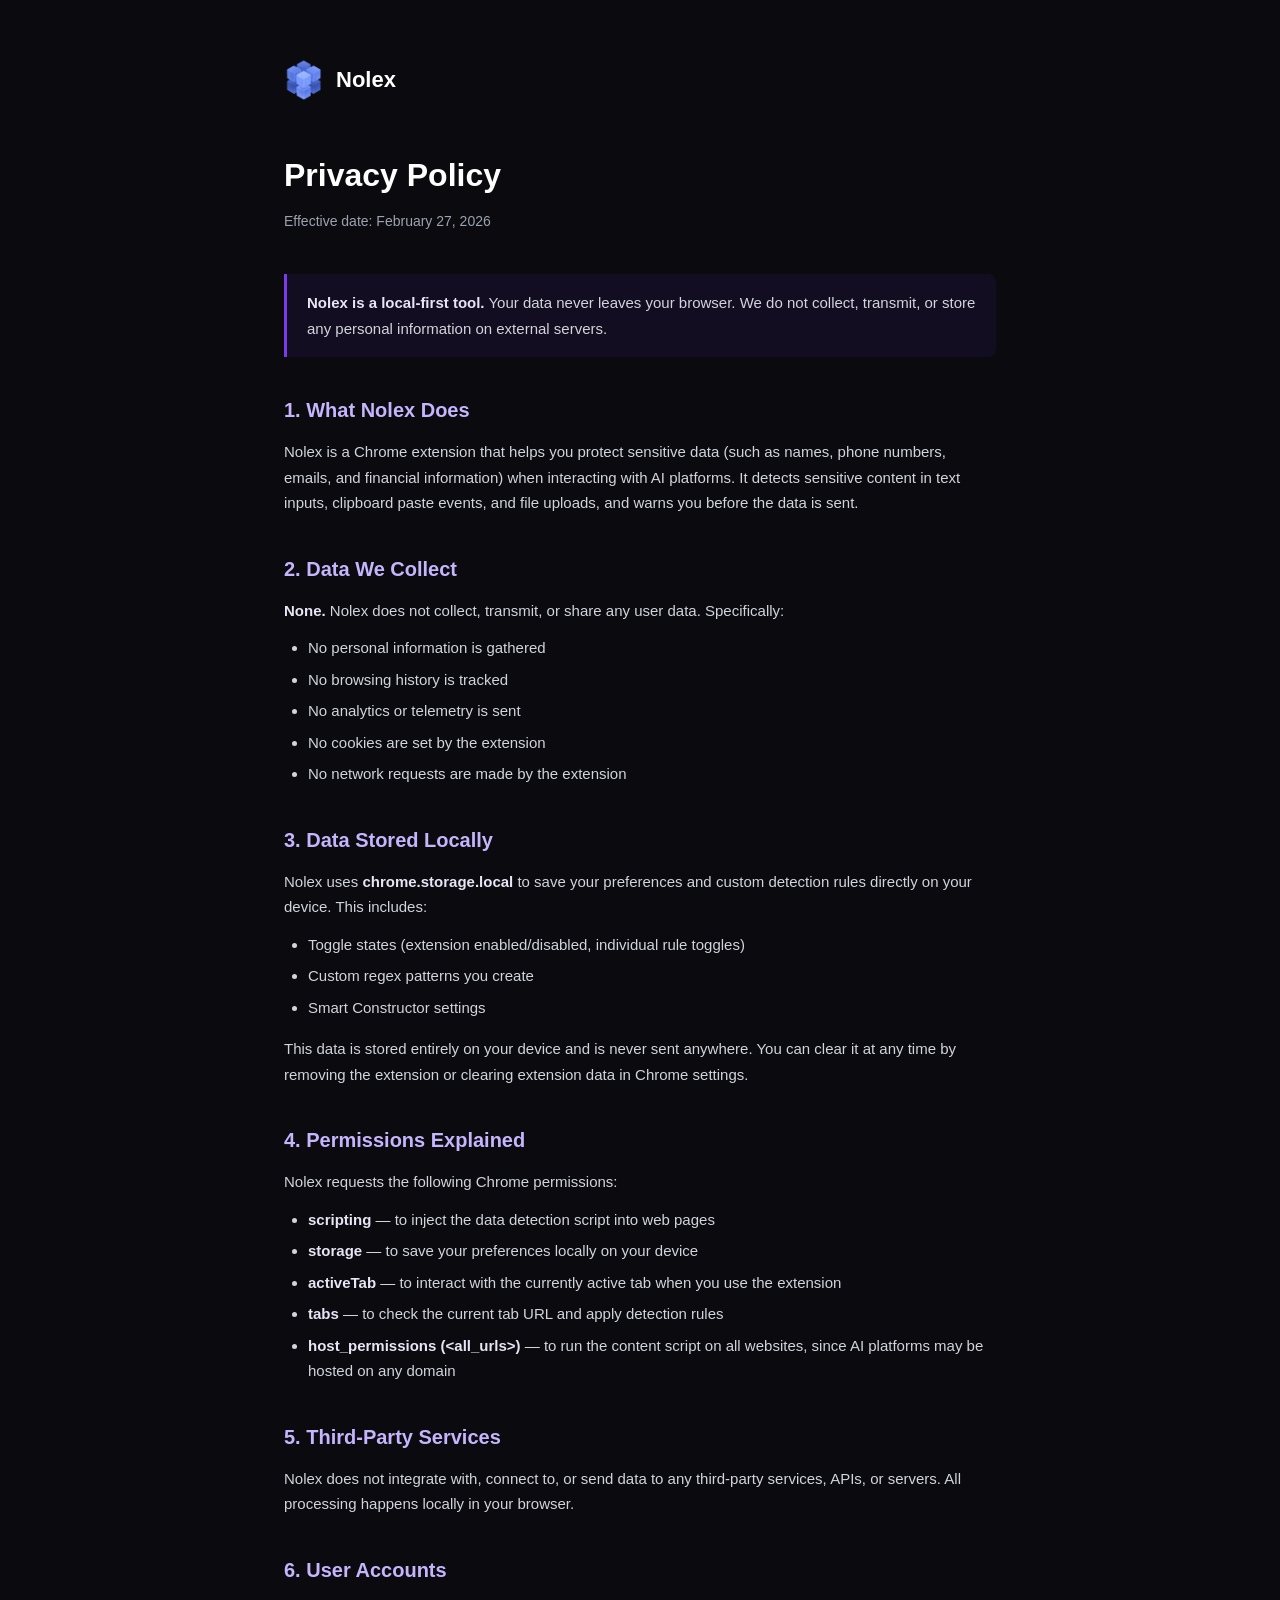
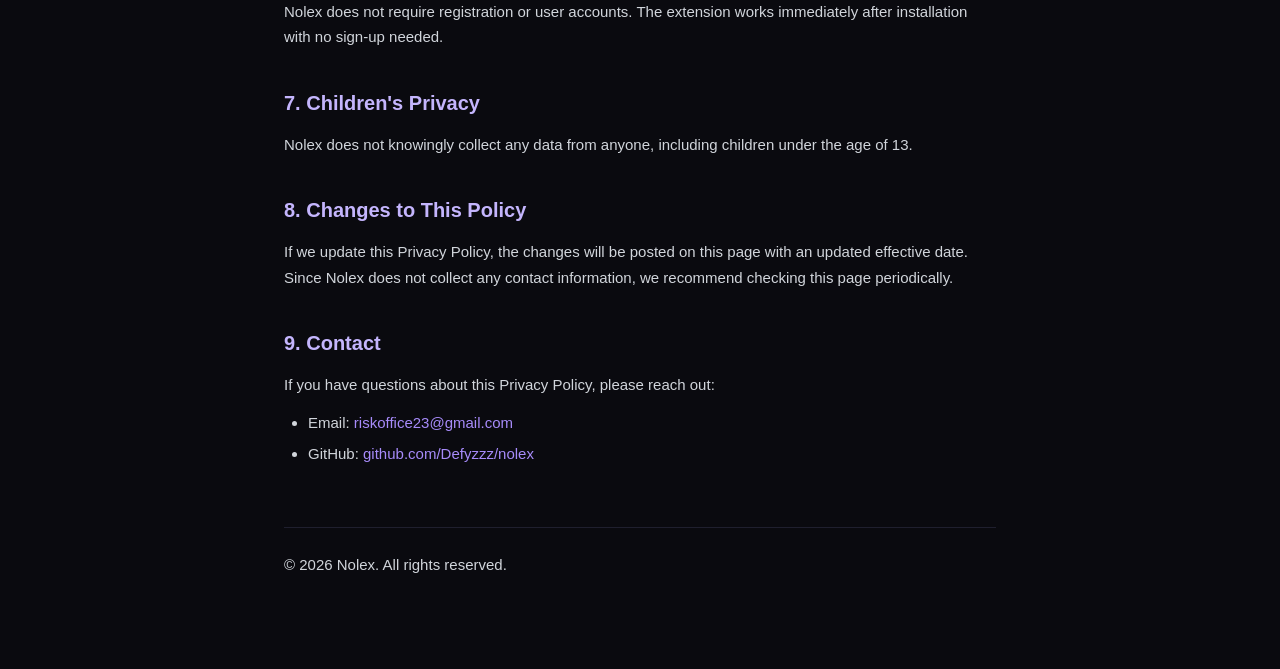
<file: docs/privacy-policy.html>
<!DOCTYPE html>
<html lang="en">
<head>
    <meta charset="UTF-8">
    <meta name="viewport" content="width=device-width, initial-scale=1.0">
    <title>Nolex — Privacy Policy</title>
    <style>
        * {
            margin: 0;
            padding: 0;
            box-sizing: border-box;
        }

        body {
            font-family: -apple-system, BlinkMacSystemFont, 'Segoe UI', Roboto, Oxygen, sans-serif;
            background: #0a0a0f;
            color: #e0e0e6;
            line-height: 1.7;
            min-height: 100vh;
        }

        .container {
            max-width: 760px;
            margin: 0 auto;
            padding: 60px 24px 80px;
        }

        .logo {
            display: flex;
            align-items: center;
            gap: 12px;
            margin-bottom: 48px;
        }

        .logo-icon {
            width: 40px;
            height: 40px;
            border-radius: 10px;
        }

        .logo-text {
            font-size: 22px;
            font-weight: 700;
            color: #fff;
        }

        h1 {
            font-size: 32px;
            font-weight: 700;
            color: #fff;
            margin-bottom: 8px;
        }

        .effective-date {
            color: #9ca3af;
            font-size: 14px;
            margin-bottom: 40px;
        }

        h2 {
            font-size: 20px;
            font-weight: 600;
            color: #c4b5fd;
            margin-top: 36px;
            margin-bottom: 12px;
        }

        p, li {
            color: #d1d5db;
            font-size: 15px;
            margin-bottom: 12px;
        }

        ul {
            padding-left: 24px;
            margin-bottom: 16px;
        }

        li {
            margin-bottom: 6px;
        }

        strong {
            color: #e9e5f5;
        }

        a {
            color: #a78bfa;
            text-decoration: none;
        }

        a:hover {
            text-decoration: underline;
        }

        .highlight-box {
            background: rgba(124, 58, 237, 0.08);
            border-left: 3px solid #7c3aed;
            padding: 16px 20px;
            border-radius: 0 8px 8px 0;
            margin: 20px 0;
        }

        .highlight-box p {
            margin-bottom: 0;
        }

        .footer {
            margin-top: 60px;
            padding-top: 24px;
            border-top: 1px solid #1f1f2e;
            color: #6b7280;
            font-size: 13px;
        }
    </style>
</head>
<body>
    <div class="container">
        <div class="logo">
            <img class="logo-icon" src="icon128.png" alt="Nolex">
            <div class="logo-text">Nolex</div>
        </div>

        <h1>Privacy Policy</h1>
        <p class="effective-date">Effective date: February 27, 2026</p>

        <div class="highlight-box">
            <p><strong>Nolex is a local-first tool.</strong> Your data never leaves your browser. We do not collect, transmit, or store any personal information on external servers.</p>
        </div>

        <h2>1. What Nolex Does</h2>
        <p>Nolex is a Chrome extension that helps you protect sensitive data (such as names, phone numbers, emails, and financial information) when interacting with AI platforms. It detects sensitive content in text inputs, clipboard paste events, and file uploads, and warns you before the data is sent.</p>

        <h2>2. Data We Collect</h2>
        <p><strong>None.</strong> Nolex does not collect, transmit, or share any user data. Specifically:</p>
        <ul>
            <li>No personal information is gathered</li>
            <li>No browsing history is tracked</li>
            <li>No analytics or telemetry is sent</li>
            <li>No cookies are set by the extension</li>
            <li>No network requests are made by the extension</li>
        </ul>

        <h2>3. Data Stored Locally</h2>
        <p>Nolex uses <strong>chrome.storage.local</strong> to save your preferences and custom detection rules directly on your device. This includes:</p>
        <ul>
            <li>Toggle states (extension enabled/disabled, individual rule toggles)</li>
            <li>Custom regex patterns you create</li>
            <li>Smart Constructor settings</li>
        </ul>
        <p>This data is stored entirely on your device and is never sent anywhere. You can clear it at any time by removing the extension or clearing extension data in Chrome settings.</p>

        <h2>4. Permissions Explained</h2>
        <p>Nolex requests the following Chrome permissions:</p>
        <ul>
            <li><strong>scripting</strong> — to inject the data detection script into web pages</li>
            <li><strong>storage</strong> — to save your preferences locally on your device</li>
            <li><strong>activeTab</strong> — to interact with the currently active tab when you use the extension</li>
            <li><strong>tabs</strong> — to check the current tab URL and apply detection rules</li>
            <li><strong>host_permissions (&lt;all_urls&gt;)</strong> — to run the content script on all websites, since AI platforms may be hosted on any domain</li>
        </ul>

        <h2>5. Third-Party Services</h2>
        <p>Nolex does not integrate with, connect to, or send data to any third-party services, APIs, or servers. All processing happens locally in your browser.</p>

        <h2>6. User Accounts</h2>
        <p>Nolex does not require registration or user accounts. The extension works immediately after installation with no sign-up needed.</p>

        <h2>7. Children's Privacy</h2>
        <p>Nolex does not knowingly collect any data from anyone, including children under the age of 13.</p>

        <h2>8. Changes to This Policy</h2>
        <p>If we update this Privacy Policy, the changes will be posted on this page with an updated effective date. Since Nolex does not collect any contact information, we recommend checking this page periodically.</p>

        <h2>9. Contact</h2>
        <p>If you have questions about this Privacy Policy, please reach out:</p>
        <ul>
            <li>Email: <a href="mailto:riskoffice23@gmail.com">riskoffice23@gmail.com</a></li>
            <li>GitHub: <a href="https://github.com/Defyzzz/nolex">github.com/Defyzzz/nolex</a></li>
        </ul>

        <div class="footer">
            <p>&copy; 2026 Nolex. All rights reserved.</p>
        </div>
    </div>
</body>
</html>
</file>
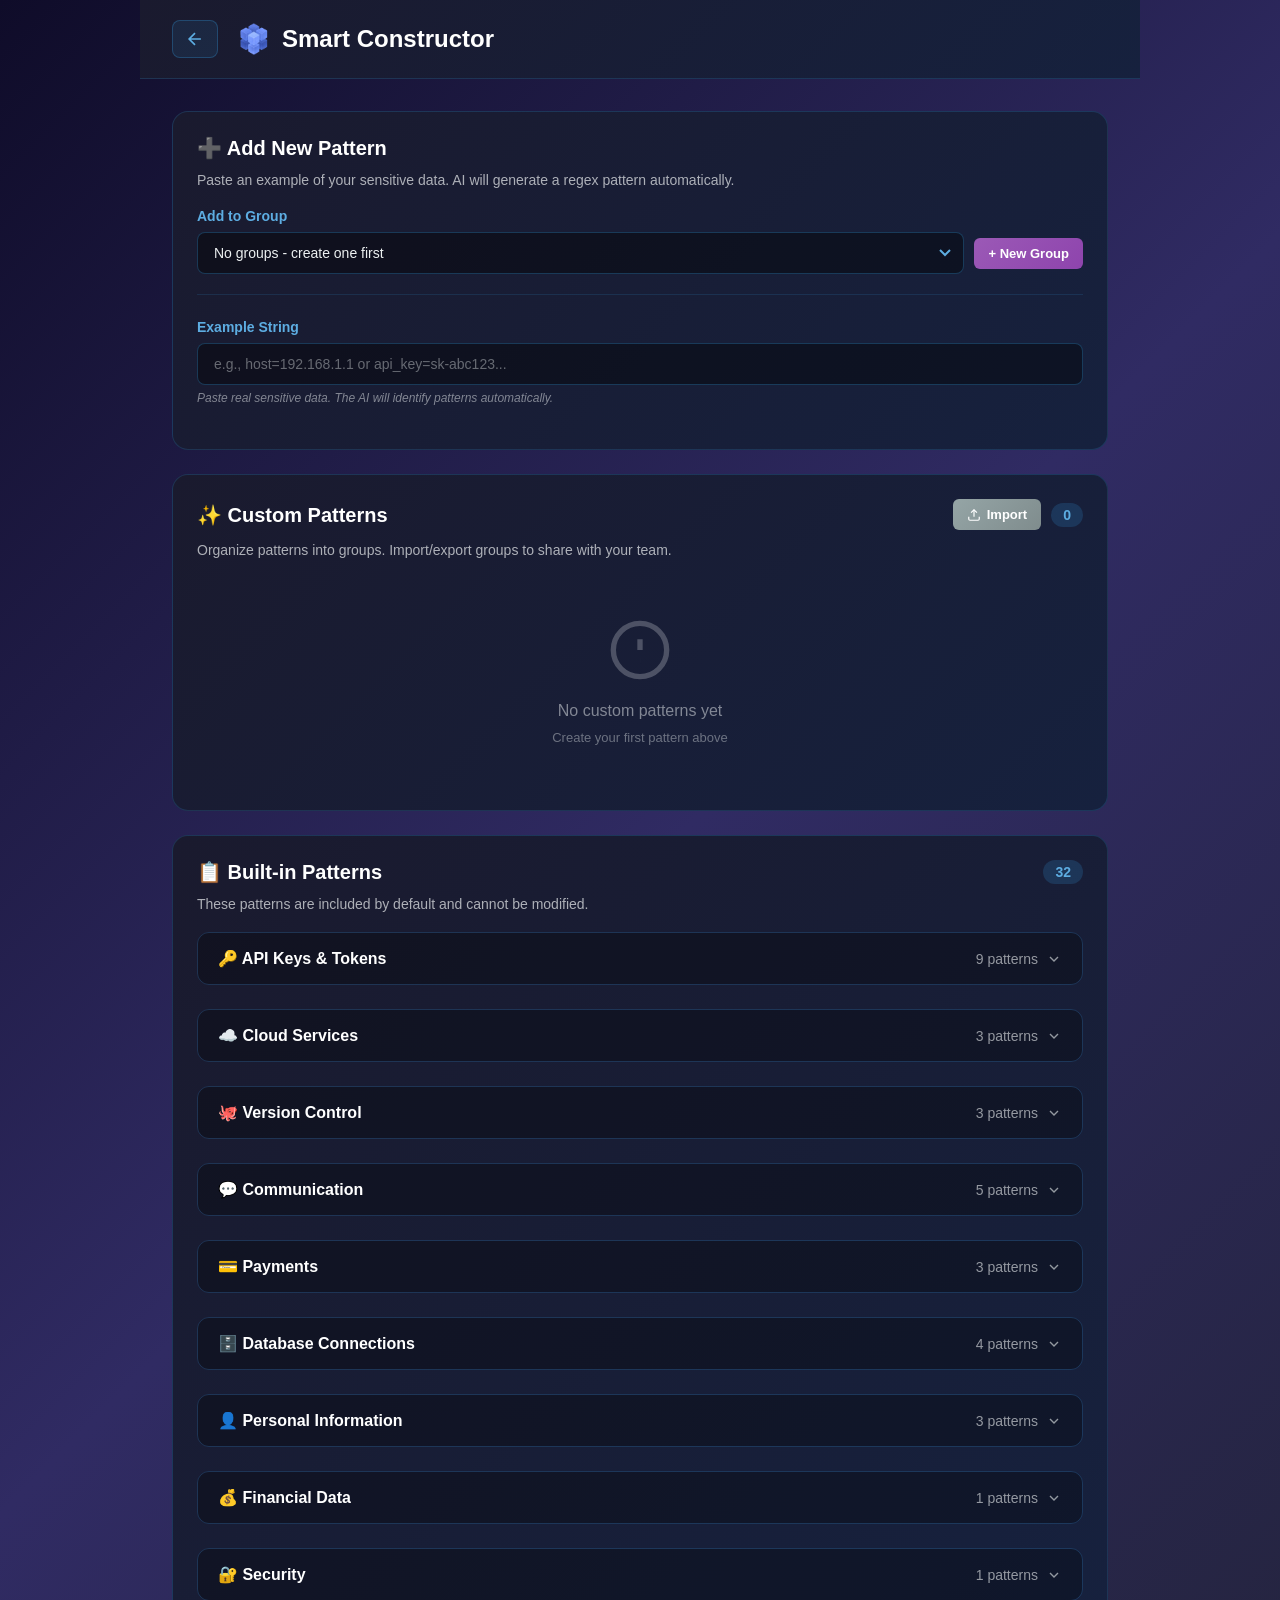
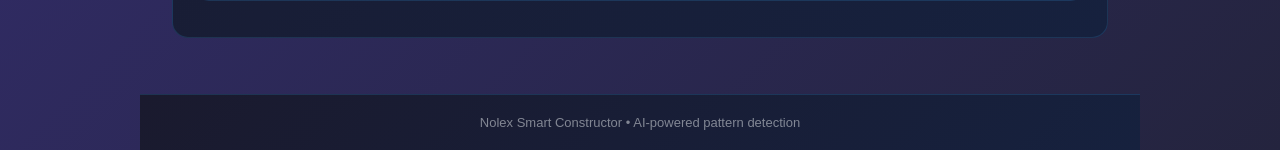
<file: extension/constructor.html>
<!DOCTYPE html>
<html lang="en">

<head>
    <meta charset="UTF-8">
    <meta name="viewport" content="width=device-width, initial-scale=1.0">
    <title>Smart Constructor - Nolex</title>
    <link rel="stylesheet" href="constructor.css">
</head>

<body>
    <div class="constructor-container">
        <!-- Header -->
        <header class="constructor-header">
            <button id="back-btn" class="back-btn" title="Back to Popup">
                <svg width="20" height="20" viewBox="0 0 24 24" fill="none" stroke="currentColor" stroke-width="2">
                    <path d="M19 12H5M12 19l-7-7 7-7" />
                </svg>
            </button>
            <div class="header-title">
                <img src="icons/icon48.png" alt="Nolex" class="header-logo">
                <h1>Smart Constructor</h1>
            </div>
        </header>

        <!-- Main Content -->
        <main class="constructor-main">
            <!-- Add Pattern Section -->
            <section class="section add-section">
                <div class="section-header">
                    <h2>➕ Add New Pattern</h2>
                </div>
                <p class="section-description">
                    Paste an example of your sensitive data. AI will generate a regex pattern automatically.
                </p>

                <div class="add-pattern-form">
                    <!-- Group Selection -->
                    <div class="form-group group-select-row">
                        <label for="group-select">Add to Group</label>
                        <div class="group-select-wrapper">
                            <select id="group-select" class="input-field select-field">
                                <option value="">No groups - create one first</option>
                            </select>
                            <button id="new-group-inline-btn" class="btn btn-small btn-accent" title="Create new group">
                                + New Group
                            </button>
                        </div>
                    </div>

                    <!-- Step 1: Input Example -->
                    <div class="form-group">
                        <label for="example-input">Example String</label>
                        <input type="text" id="example-input" class="input-field"
                            placeholder="e.g., host=192.168.1.1 or api_key=sk-abc123...">
                        <small class="input-hint">
                            Paste real sensitive data. The AI will identify patterns automatically.
                        </small>
                    </div>

                    <!-- Pattern Analysis (shows after input) -->
                    <div id="pattern-analysis" class="pattern-analysis hidden">
                        <h3>🔍 Detected Pattern Parts</h3>
                        <div id="analysis-result" class="analysis-result">
                            <!-- Populated by JS -->
                        </div>
                        <div id="analysis-warnings" class="analysis-warnings">
                            <!-- Warnings shown here -->
                        </div>
                    </div>

                    <!-- Step 2: Configuration -->
                    <div id="pattern-config" class="pattern-config hidden">
                        <h3>⚙️ Pattern Configuration</h3>

                        <div class="form-group">
                            <label for="pattern-name">Pattern Name</label>
                            <input type="text" id="pattern-name" class="input-field"
                                placeholder="e.g., Internal Database Host">
                        </div>

                        <div class="form-group">
                            <label for="replacement-text">Replacement Text</label>
                            <input type="text" id="replacement-text" class="input-field"
                                placeholder="e.g., ***DB_HOST_REDACTED***">
                        </div>

                        <div class="form-group">
                            <label>Match Mode</label>
                            <div class="radio-group">
                                <label class="radio-label">
                                    <input type="radio" name="match-mode" value="pattern" checked>
                                    <span>Pattern Match</span>
                                    <small>Match similar values (recommended)</small>
                                </label>
                                <label class="radio-label">
                                    <input type="radio" name="match-mode" value="strict">
                                    <span>Strict Match</span>
                                    <small>Match only this exact value</small>
                                </label>
                            </div>
                        </div>

                        <div class="form-group">
                            <label class="checkbox-label">
                                <input type="checkbox" id="case-sensitive">
                                <span>Case sensitive</span>
                            </label>
                        </div>

                        <div class="form-group regex-group">
                            <div class="label-with-info">
                                <label>Generated Regex Pattern</label>
                                <button id="regex-info-btn" class="regex-info-btn" type="button" title="Regex cheat sheet">
                                    <span>i</span>
                                </button>
                            </div>
                            <div id="regex-cheatsheet" class="regex-cheatsheet hidden">
                                <div class="cheatsheet-content">
                                    <div class="cheatsheet-title">Regex Cheat Sheet</div>
                                    <div class="cheatsheet-grid">
                                        <div class="cs-row"><code>.</code><span>Any character</span></div>
                                        <div class="cs-row"><code>\d</code><span>Digit (0-9)</span></div>
                                        <div class="cs-row"><code>\w</code><span>Letter, digit or _</span></div>
                                        <div class="cs-row"><code>\s</code><span>Whitespace</span></div>
                                        <div class="cs-row"><code>[abc]</code><span>a, b, or c</span></div>
                                        <div class="cs-row"><code>[^abc]</code><span>Not a, b, or c</span></div>
                                        <div class="cs-row"><code>[a-z]</code><span>Range a to z</span></div>
                                        <div class="cs-row"><code>*</code><span>0 or more</span></div>
                                        <div class="cs-row"><code>+</code><span>1 or more</span></div>
                                        <div class="cs-row"><code>?</code><span>0 or 1 (optional)</span></div>
                                        <div class="cs-row"><code>{3}</code><span>Exactly 3 times</span></div>
                                        <div class="cs-row"><code>{2,5}</code><span>2 to 5 times</span></div>
                                        <div class="cs-row"><code>^</code><span>Start of string</span></div>
                                        <div class="cs-row"><code>$</code><span>End of string</span></div>
                                        <div class="cs-row"><code>(a|b)</code><span>a or b</span></div>
                                        <div class="cs-row"><code>(...)</code><span>Capture group</span></div>
                                        <div class="cs-row"><code>\.</code><span>Literal dot</span></div>
                                        <div class="cs-row"><code>\\</code><span>Escape special char</span></div>
                                    </div>
                                    <div class="cheatsheet-example">
                                        <span class="cs-label">Example:</span>
                                        <code>\d{3}-\d{2}-\d{4}</code>
                                        <span class="cs-desc">matches 123-45-6789</span>
                                    </div>
                                </div>
                            </div>
                            <div class="regex-preview">
                                <code id="generated-regex">...</code>
                                <button id="edit-regex-btn" class="icon-btn" title="Edit regex manually">
                                    <svg width="16" height="16" viewBox="0 0 24 24" fill="none" stroke="currentColor"
                                        stroke-width="2">
                                        <path d="M11 4H4a2 2 0 0 0-2 2v14a2 2 0 0 0 2 2h14a2 2 0 0 0 2-2v-7"></path>
                                        <path d="M18.5 2.5a2.121 2.121 0 0 1 3 3L12 15l-4 1 1-4 9.5-9.5z"></path>
                                    </svg>
                                </button>
                            </div>
                            <textarea id="regex-editor" class="regex-editor hidden"
                                placeholder="Edit regex pattern..."></textarea>
                        </div>
                    </div>

                    <!-- Step 3: Test Pattern -->
                    <div id="pattern-test" class="pattern-test hidden">
                        <h3>🧪 Test Your Pattern</h3>

                        <div class="form-group">
                            <label for="test-input">Test String</label>
                            <input type="text" id="test-input" class="input-field"
                                placeholder="Enter text to test if pattern matches...">
                        </div>

                        <div id="test-result" class="test-result">
                            <!-- Test results shown here -->
                        </div>
                    </div>

                    <!-- Actions -->
                    <div id="pattern-actions" class="pattern-actions hidden">
                        <button id="clear-btn" class="btn btn-secondary">Clear</button>
                        <button id="save-pattern-btn" class="btn btn-primary">
                            Save Custom Pattern
                        </button>
                    </div>
                </div>
            </section>

            <!-- Custom Patterns Section -->
            <section class="section custom-section">
                <div class="section-header">
                    <h2>✨ Custom Patterns</h2>
                    <div class="section-header-actions">
                        <button id="import-group-btn" class="btn btn-small btn-secondary" title="Import pattern group from JSON file">
                            <svg width="14" height="14" viewBox="0 0 24 24" fill="none" stroke="currentColor" stroke-width="2">
                                <path d="M21 15v4a2 2 0 0 1-2 2H5a2 2 0 0 1-2-2v-4"></path>
                                <polyline points="17 8 12 3 7 8"></polyline>
                                <line x1="12" y1="3" x2="12" y2="15"></line>
                            </svg>
                            Import
                        </button>
                        <span class="pattern-count" id="custom-count">0</span>
                    </div>
                </div>
                <p class="section-description">
                    Organize patterns into groups. Import/export groups to share with your team.
                </p>
                <div id="custom-patterns" class="patterns-container">
                    <div class="empty-state">
                        <svg width="64" height="64" viewBox="0 0 24 24" fill="none" stroke="currentColor"
                            stroke-width="2">
                            <circle cx="12" cy="12" r="10"></circle>
                            <path d="M12 8v4M12 16h.01"></path>
                        </svg>
                        <p>No custom patterns yet</p>
                        <small>Create your first pattern above</small>
                    </div>
                </div>
                <!-- Hidden file input for import -->
                <input type="file" id="import-file-input" accept=".json" class="hidden">
            </section>

            <!-- Built-in Patterns Section -->
            <section class="section built-in-section">
                <div class="section-header">
                    <h2>📋 Built-in Patterns</h2>
                    <span class="pattern-count" id="builtin-count">27</span>
                </div>
                <p class="section-description">
                    These patterns are included by default and cannot be modified.
                </p>
                <div id="builtin-patterns" class="patterns-container">
                    <!-- Dynamically populated by constructor.js -->
                    <div class="loading">Loading patterns...</div>
                </div>
            </section>
        </main>

        <!-- Footer -->
        <footer class="constructor-footer">
            <p>Nolex Smart Constructor • AI-powered pattern detection</p>
        </footer>

        <!-- Custom Confirm Dialog -->
        <div id="confirm-dialog" class="confirm-overlay hidden">
            <div class="confirm-modal">
                <p id="confirm-message">Are you sure?</p>
                <div class="confirm-buttons">
                    <button id="confirm-cancel" class="btn btn-secondary">Cancel</button>
                    <button id="confirm-ok" class="btn btn-primary">Delete</button>
                </div>
            </div>
        </div>

        <!-- Group Create/Edit Dialog -->
        <div id="group-dialog" class="confirm-overlay hidden">
            <div class="confirm-modal group-dialog-modal">
                <h3 id="group-dialog-title">New Group</h3>
                <div class="form-group">
                    <label for="group-name-input">Group Name</label>
                    <input type="text" id="group-name-input" class="input-field"
                        placeholder="e.g., Company Security Rules">
                </div>
                <div class="form-group">
                    <label for="group-desc-input">Description (optional)</label>
                    <input type="text" id="group-desc-input" class="input-field"
                        placeholder="e.g., Corporate data protection patterns">
                </div>
                <div class="confirm-buttons">
                    <button id="group-dialog-cancel" class="btn btn-secondary">Cancel</button>
                    <button id="group-dialog-save" class="btn btn-primary">Save</button>
                </div>
            </div>
        </div>
    </div>

    <!-- Scripts -->
    <script src="detector.js"></script>
    <script src="smart_generator.js"></script>
    <script src="constructor.js"></script>
</body>

</html>
</file>
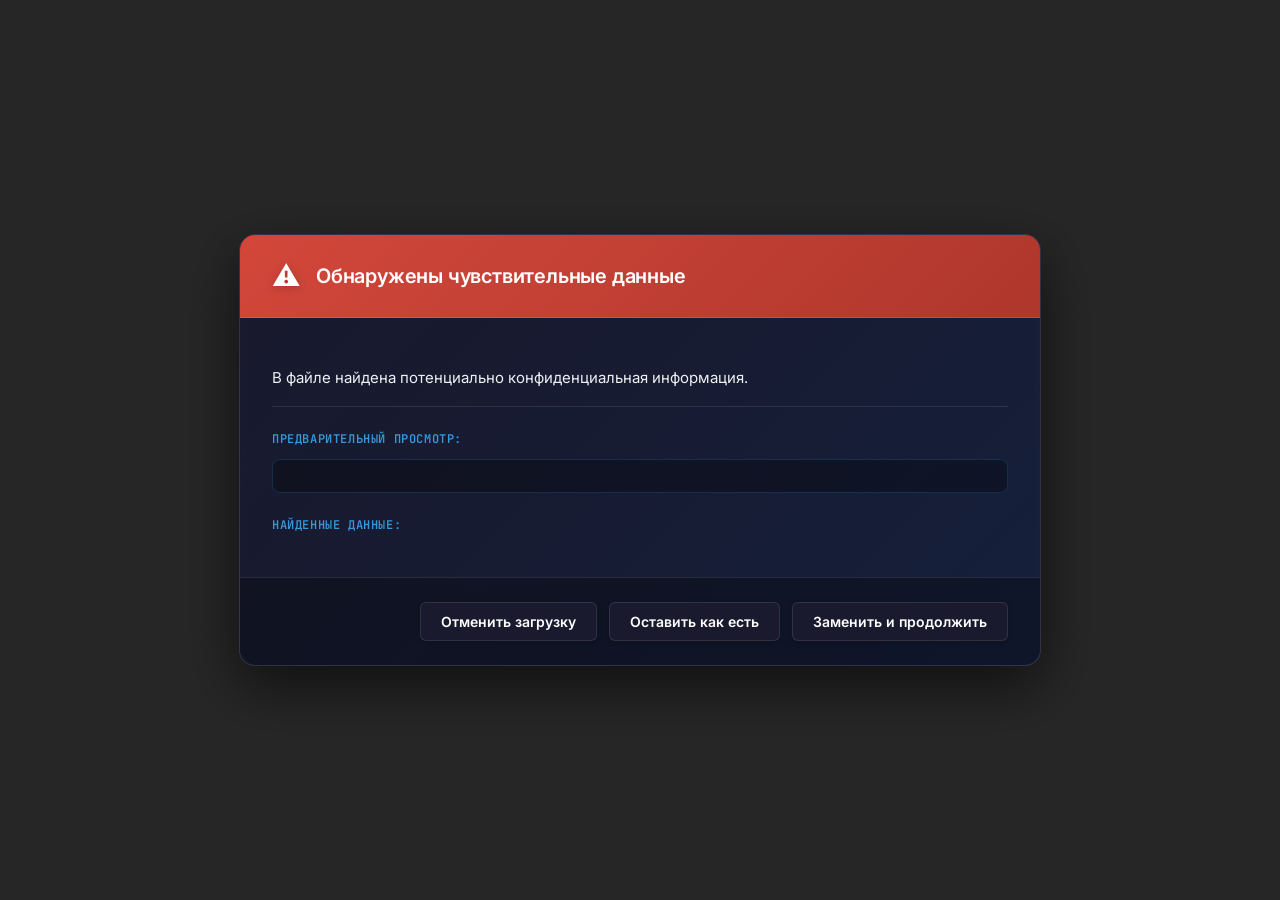
<file: extension/dialog.html>
<!DOCTYPE html>
<html lang="ru">

<head>
    <meta charset="UTF-8">
    <meta name="viewport" content="width=device-width, initial-scale=1.0">
    <title>Обнаружены чувствительные данные</title>
    <link
        href="https://fonts.googleapis.com/css2?family=Inter:wght@400;500;600;700&family=JetBrains+Mono:wght@400;500&display=swap"
        rel="stylesheet">
    <link rel="stylesheet" href="dialog.css">
</head>

<body>
    <div id="sanitizer-dialog-overlay" class="sanitizer-overlay">
        <div class="sanitizer-dialog">
            <div class="sanitizer-header">
                <div class="sanitizer-icon">⚠️</div>
                <h2>Обнаружены чувствительные данные</h2>
            </div>

            <div class="sanitizer-content">
                <p class="sanitizer-warning">
                    В файле <strong id="sanitizer-filename"></strong> найдена потенциально конфиденциальная информация.
                </p>

                <div class="sanitizer-preview">
                    <h3>Предварительный просмотр:</h3>
                    <div id="sanitizer-text-preview" class="text-preview"></div>
                </div>

                <div class="sanitizer-findings">
                    <h3>Найденные данные:</h3>
                    <div id="sanitizer-findings-list" class="findings-list"></div>
                </div>
            </div>

            <div class="sanitizer-footer">
                <button id="sanitizer-btn-cancel" class="btn btn-secondary">
                    Отменить загрузку
                </button>
                <button id="sanitizer-btn-proceed" class="btn btn-warning">
                    Оставить как есть
                </button>
                <button id="sanitizer-btn-replace" class="btn btn-primary">
                    Заменить и продолжить
                </button>
            </div>
        </div>
    </div>
</body>

</html>
</file>
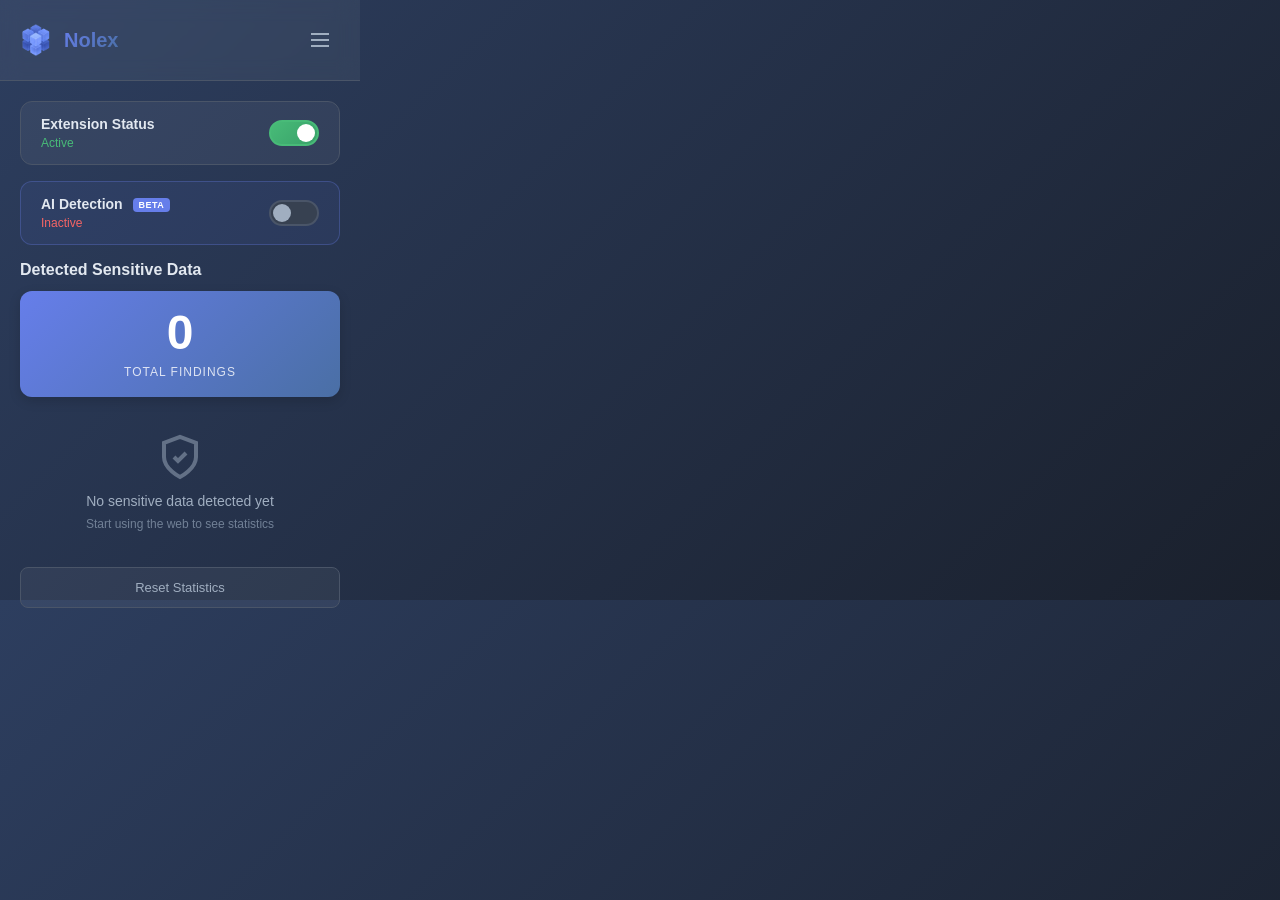
<file: extension/popup.html>
<!DOCTYPE html>
<html lang="en">

<head>
    <meta charset="UTF-8">
    <meta name="viewport" content="width=device-width, initial-scale=1.0">
    <title>Nolex</title>
    <link rel="stylesheet" href="popup.css">
</head>

<body>
    <!-- Главный экран -->
    <div id="main-screen" class="screen">
        <header class="header">
            <a href="https://getnolex.com" id="header-link" class="header-left header-title-link">
                <img src="icons/icon48.png" alt="Nolex" class="logo">
                <h1>Nolex</h1>
            </a>
            <button id="menu-btn" class="icon-btn" title="Menu">
                <svg width="24" height="24" viewBox="0 0 24 24" fill="none" stroke="currentColor" stroke-width="2">
                    <line x1="3" y1="12" x2="21" y2="12"></line>
                    <line x1="3" y1="6" x2="21" y2="6"></line>
                    <line x1="3" y1="18" x2="21" y2="18"></line>
                </svg>
            </button>
        </header>

        <div class="content">
            <!-- Toggle Section -->
            <div class="toggle-section">
                <div class="toggle-info">
                    <label class="toggle-label">Extension Status</label>
                    <span id="status-text" class="status-text">Active</span>
                </div>
                <label class="toggle-switch">
                    <input type="checkbox" id="extension-toggle" checked>
                    <span class="toggle-slider"></span>
                </label>
            </div>

            <!-- NER Toggle Section -->
            <div class="toggle-section ner-toggle-section">
                <div class="toggle-info">
                    <label class="toggle-label">AI Detection <span class="badge-new">Beta</span></label>
                    <span id="ner-status-text" class="status-text inactive">Inactive</span>
                </div>
                <label class="toggle-switch">
                    <input type="checkbox" id="ner-toggle">
                    <span class="toggle-slider"></span>
                </label>
            </div>

            <!-- NER Onboarding (shown on first enable) -->
            <div id="ner-onboarding" class="ner-onboarding hidden">
                <div class="ner-onboarding-icon">🧠</div>
                <p class="ner-onboarding-title">AI model loading...</p>
                <p class="ner-onboarding-desc">~180MB download on first use. Cached locally after that. All processing stays on your device.</p>
                <div class="ner-progress-bar">
                    <div id="ner-progress-fill" class="ner-progress-fill"></div>
                </div>
                <span id="ner-progress-text" class="ner-progress-text">Preparing...</span>
            </div>

            <!-- Statistics Section -->
            <div class="statistics-section">
                <h2 class="section-title">Detected Sensitive Data</h2>
                <div id="total-count" class="total-count">
                    <span class="count-number">0</span>
                    <span class="count-label">Total Findings</span>
                </div>

                <div id="stats-list" class="stats-list">
                    <!-- Динамически генерируется через popup.js -->
                    <div class="empty-state">
                        <svg width="48" height="48" viewBox="0 0 24 24" fill="none" stroke="currentColor"
                            stroke-width="2">
                            <path d="M12 22s8-4 8-10V5l-8-3-8 3v7c0 6 8 10 8 10z"></path>
                            <path d="M9 12l2 2 4-4"></path>
                        </svg>
                        <p>No sensitive data detected yet</p>
                        <small>Start using the web to see statistics</small>
                    </div>
                </div>
                <button id="reset-btn" class="secondary-btn reset-btn">Reset Statistics</button>
            </div>

        </div>
    </div>

    <!-- Экран меню -->
    <div id="menu-screen" class="screen hidden">
        <header class="header">
            <h1>Menu</h1>
            <button id="close-menu-btn" class="icon-btn" title="Close">
                <svg width="24" height="24" viewBox="0 0 24 24" fill="none" stroke="currentColor" stroke-width="2">
                    <line x1="18" y1="6" x2="6" y2="18"></line>
                    <line x1="6" y1="6" x2="18" y2="18"></line>
                </svg>
            </button>
        </header>

        <div class="content">
            <nav class="menu-nav">
                <a href="#" class="menu-item menu-item-pro" data-action="pro-features">
                    <svg width="20" height="20" viewBox="0 0 24 24" fill="none" stroke="currentColor" stroke-width="2">
                        <polygon points="12 2 15.09 8.26 22 9.27 17 14.14 18.18 21.02 12 17.77 5.82 21.02 7 14.14 2 9.27 8.91 8.26 12 2"></polygon>
                    </svg>
                    <span>Pro Features</span>
                    <span class="badge-pro">Coming Soon</span>
                    <svg class="chevron" width="16" height="16" viewBox="0 0 24 24" fill="none" stroke="currentColor" stroke-width="2">
                        <polyline points="6 9 12 15 18 9"></polyline>
                    </svg>
                </a>
                <div class="pro-submenu" id="pro-submenu">
                    <div class="pro-feature-item">
                        <svg width="16" height="16" viewBox="0 0 24 24" fill="none" stroke="currentColor" stroke-width="2">
                            <path d="M14 2H6a2 2 0 0 0-2 2v16a2 2 0 0 0 2 2h12a2 2 0 0 0 2-2V8z"></path>
                            <polyline points="14 2 14 8 20 8"></polyline>
                        </svg>
                        <div class="pro-feature-info">
                            <span class="pro-feature-name">Document Scanning</span>
                            <small>PDF, Excel, Word, CSV files</small>
                        </div>
                        <svg class="lock-icon" width="14" height="14" viewBox="0 0 24 24" fill="none" stroke="currentColor" stroke-width="2">
                            <rect x="3" y="11" width="18" height="11" rx="2" ry="2"></rect>
                            <path d="M7 11V7a5 5 0 0 1 10 0v4"></path>
                        </svg>
                    </div>
                    <div class="pro-feature-item">
                        <svg width="16" height="16" viewBox="0 0 24 24" fill="none" stroke="currentColor" stroke-width="2">
                            <path d="M17 21v-2a4 4 0 0 0-4-4H5a4 4 0 0 0-4 4v2"></path>
                            <circle cx="9" cy="7" r="4"></circle>
                            <path d="M23 21v-2a4 4 0 0 0-3-3.87"></path>
                            <path d="M16 3.13a4 4 0 0 1 0 7.75"></path>
                        </svg>
                        <div class="pro-feature-info">
                            <span class="pro-feature-name">Team Sync</span>
                            <small>Share patterns across team</small>
                        </div>
                        <svg class="lock-icon" width="14" height="14" viewBox="0 0 24 24" fill="none" stroke="currentColor" stroke-width="2">
                            <rect x="3" y="11" width="18" height="11" rx="2" ry="2"></rect>
                            <path d="M7 11V7a5 5 0 0 1 10 0v4"></path>
                        </svg>
                    </div>
                    <div class="pro-feature-item">
                        <svg width="16" height="16" viewBox="0 0 24 24" fill="none" stroke="currentColor" stroke-width="2">
                            <polyline points="16 16 12 12 8 16"></polyline>
                            <line x1="12" y1="12" x2="12" y2="21"></line>
                            <path d="M20.39 18.39A5 5 0 0 0 18 9h-1.26A8 8 0 1 0 3 16.3"></path>
                        </svg>
                        <div class="pro-feature-info">
                            <span class="pro-feature-name">Cloud Backup</span>
                            <small>Sync settings across devices</small>
                        </div>
                        <svg class="lock-icon" width="14" height="14" viewBox="0 0 24 24" fill="none" stroke="currentColor" stroke-width="2">
                            <rect x="3" y="11" width="18" height="11" rx="2" ry="2"></rect>
                            <path d="M7 11V7a5 5 0 0 1 10 0v4"></path>
                        </svg>
                    </div>
                </div>

                <a href="#" class="menu-item menu-item-disabled" data-action="personal-account">
                    <svg width="20" height="20" viewBox="0 0 24 24" fill="none" stroke="currentColor" stroke-width="2">
                        <path d="M20 21v-2a4 4 0 0 0-4-4H8a4 4 0 0 0-4 4v2"></path>
                        <circle cx="12" cy="7" r="4"></circle>
                    </svg>
                    <span>Personal Account</span>
                    <span class="badge-pro">Coming Soon</span>
                </a>

                <a href="#" class="menu-item" data-action="data-constructor">
                    <svg width="20" height="20" viewBox="0 0 24 24" fill="none" stroke="currentColor" stroke-width="2">
                        <rect x="3" y="3" width="7" height="7"></rect>
                        <rect x="14" y="3" width="7" height="7"></rect>
                        <rect x="14" y="14" width="7" height="7"></rect>
                        <rect x="3" y="14" width="7" height="7"></rect>
                    </svg>
                    <span>Smart Constructor</span>
                    <svg class="arrow" width="16" height="16" viewBox="0 0 24 24" fill="none" stroke="currentColor"
                        stroke-width="2">
                        <polyline points="9 18 15 12 9 6"></polyline>
                    </svg>
                </a>

                <a href="#" class="menu-item" data-action="settings">
                    <svg width="20" height="20" viewBox="0 0 24 24" fill="none" stroke="currentColor" stroke-width="2">
                        <circle cx="12" cy="12" r="3"></circle>
                        <path d="M19.4 15a1.65 1.65 0 0 0 .33 1.82l.06.06a2 2 0 0 1 0 2.83 2 2 0 0 1-2.83 0l-.06-.06a1.65 1.65 0 0 0-1.82-.33 1.65 1.65 0 0 0-1 1.51V21a2 2 0 0 1-2 2 2 2 0 0 1-2-2v-.09A1.65 1.65 0 0 0 9 19.4a1.65 1.65 0 0 0-1.82.33l-.06.06a2 2 0 0 1-2.83 0 2 2 0 0 1 0-2.83l.06-.06A1.65 1.65 0 0 0 4.68 15a1.65 1.65 0 0 0-1.51-1H3a2 2 0 0 1-2-2 2 2 0 0 1 2-2h.09A1.65 1.65 0 0 0 4.6 9a1.65 1.65 0 0 0-.33-1.82l-.06-.06a2 2 0 0 1 0-2.83 2 2 0 0 1 2.83 0l.06.06A1.65 1.65 0 0 0 9 4.68a1.65 1.65 0 0 0 1-1.51V3a2 2 0 0 1 2-2 2 2 0 0 1 2 2v.09a1.65 1.65 0 0 0 1 1.51 1.65 1.65 0 0 0 1.82-.33l.06-.06a2 2 0 0 1 2.83 0 2 2 0 0 1 0 2.83l-.06.06A1.65 1.65 0 0 0 19.4 9a1.65 1.65 0 0 0 1.51 1H21a2 2 0 0 1 2 2 2 2 0 0 1-2 2h-.09a1.65 1.65 0 0 0-1.51 1z"></path>
                    </svg>
                    <span>Settings</span>
                    <svg class="arrow" width="16" height="16" viewBox="0 0 24 24" fill="none" stroke="currentColor"
                        stroke-width="2">
                        <polyline points="9 18 15 12 9 6"></polyline>
                    </svg>
                </a>

                <a href="#" class="menu-item" data-action="about-us">
                    <svg width="20" height="20" viewBox="0 0 24 24" fill="none" stroke="currentColor" stroke-width="2">
                        <circle cx="12" cy="12" r="10"></circle>
                        <path d="M12 16v-4"></path>
                        <path d="M12 8h.01"></path>
                    </svg>
                    <span>About Us</span>
                    <svg class="arrow" width="16" height="16" viewBox="0 0 24 24" fill="none" stroke="currentColor"
                        stroke-width="2">
                        <polyline points="9 18 15 12 9 6"></polyline>
                    </svg>
                </a>

                <a href="#" class="menu-item" data-action="support">
                    <svg width="20" height="20" viewBox="0 0 24 24" fill="none" stroke="currentColor" stroke-width="2">
                        <path d="M21 15a2 2 0 0 1-2 2H7l-4 4V5a2 2 0 0 1 2-2h14a2 2 0 0 1 2 2z"></path>
                    </svg>
                    <span>Support</span>
                    <svg class="arrow" width="16" height="16" viewBox="0 0 24 24" fill="none" stroke="currentColor"
                        stroke-width="2">
                        <polyline points="9 18 15 12 9 6"></polyline>
                    </svg>
                </a>
            </nav>

        </div>
    </div>

    <script src="popup.js"></script>
</body>

</html>
</file>
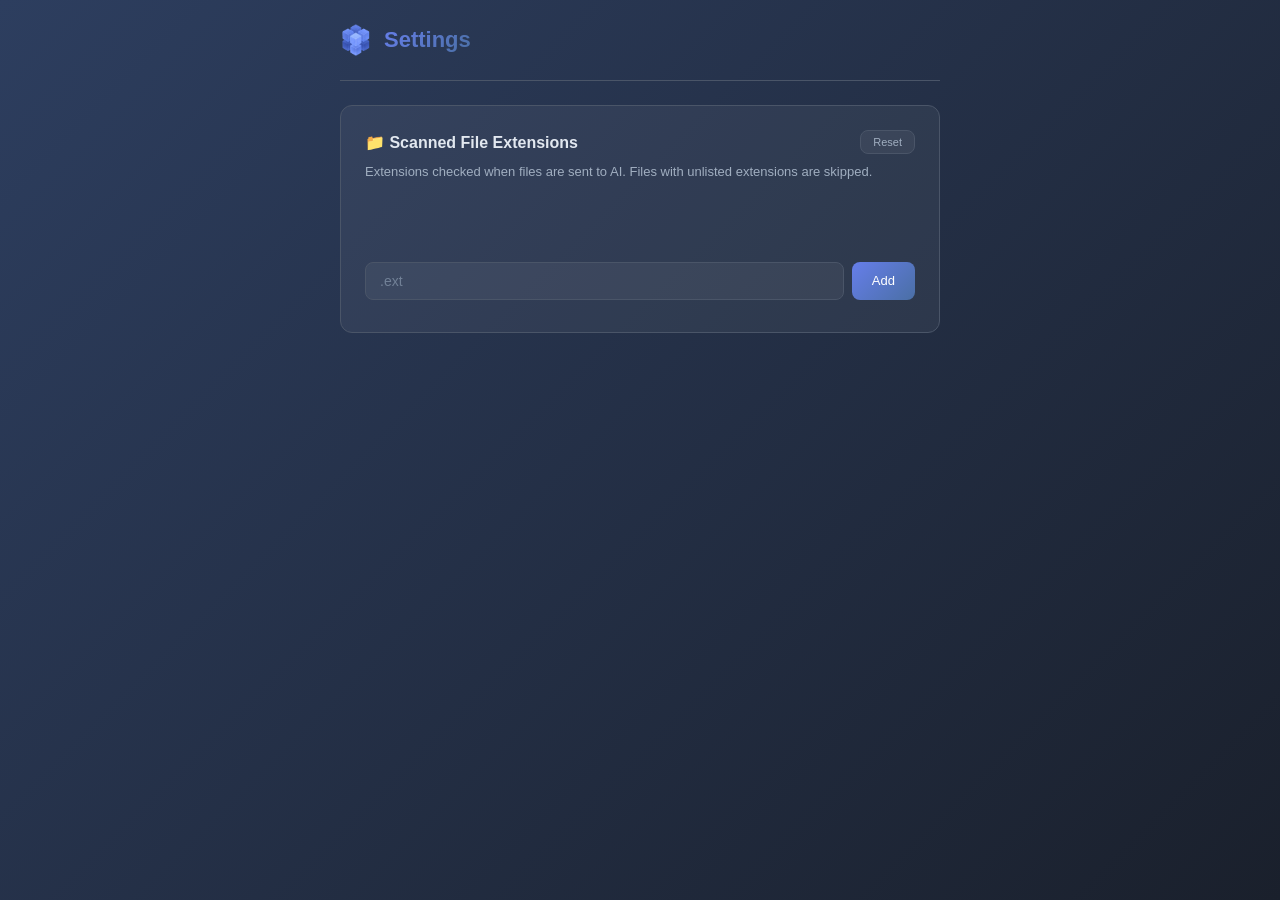
<file: extension/settings.html>
<!DOCTYPE html>
<html lang="en">

<head>
    <meta charset="UTF-8">
    <meta name="viewport" content="width=device-width, initial-scale=1.0">
    <title>Settings - Nolex</title>
    <link rel="stylesheet" href="settings.css">
</head>

<body>
    <div class="settings-container">
        <!-- Header -->
        <header class="settings-header">
            <div class="header-title">
                <img src="icons/icon48.png" alt="Nolex" class="header-logo">
                <h1>Settings</h1>
            </div>
        </header>

        <!-- Main Content -->
        <main class="settings-main">
            <!-- File Extensions Section -->
            <section class="section">
                <div class="section-header">
                    <h2>📁 Scanned File Extensions</h2>
                    <button id="reset-btn" class="btn btn-reset">Reset</button>
                </div>
                <p class="section-description">
                    Extensions checked when files are sent to AI. Files with unlisted extensions are skipped.
                </p>

                <!-- Extension chips -->
                <div class="extensions-container" id="extensions-container">
                    <!-- Chips rendered by JS -->
                </div>

                <!-- Add extension -->
                <div class="add-extension-row">
                    <input type="text" id="ext-input" class="input-field" placeholder=".ext" maxlength="20">
                    <button id="add-ext-btn" class="btn btn-accent">Add</button>
                </div>
                <div id="ext-error" class="error-msg hidden"></div>
            </section>
        </main>
    </div>

    <script src="settings.js"></script>
</body>

</html>
</file>
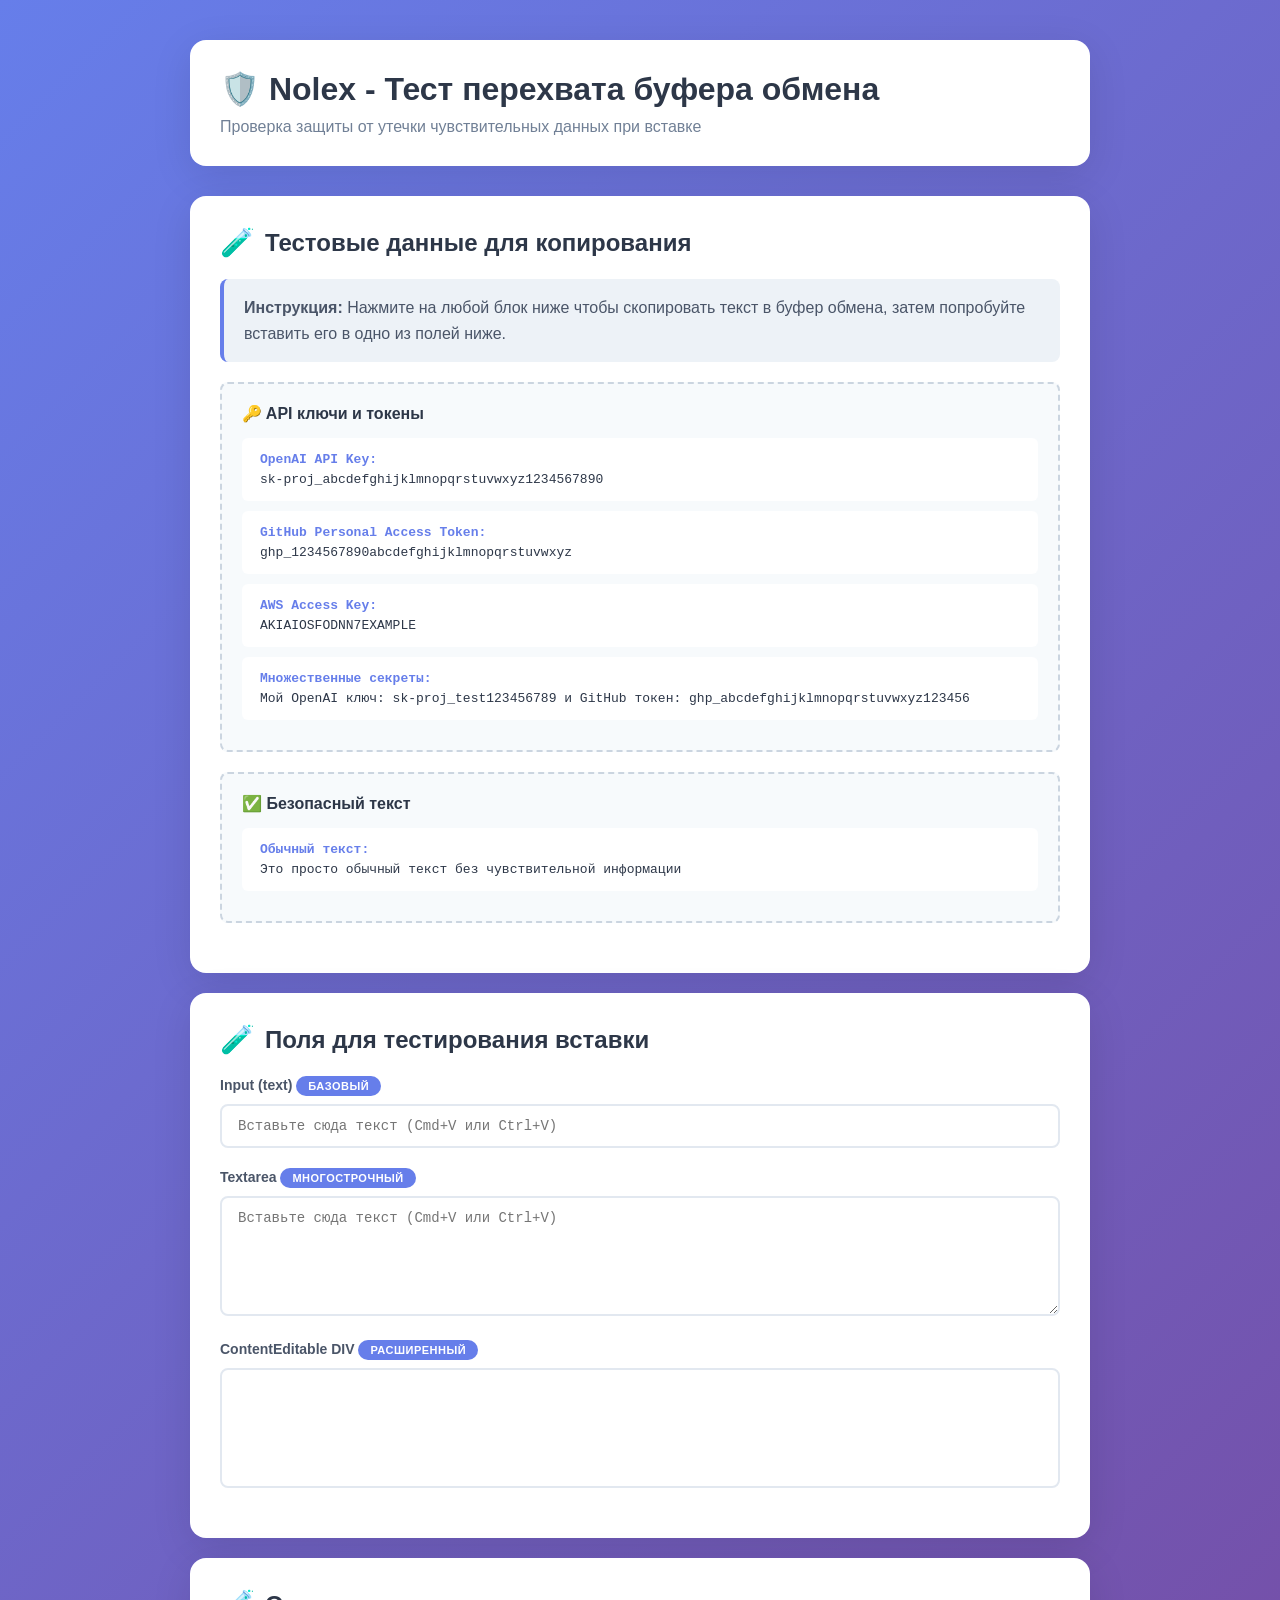
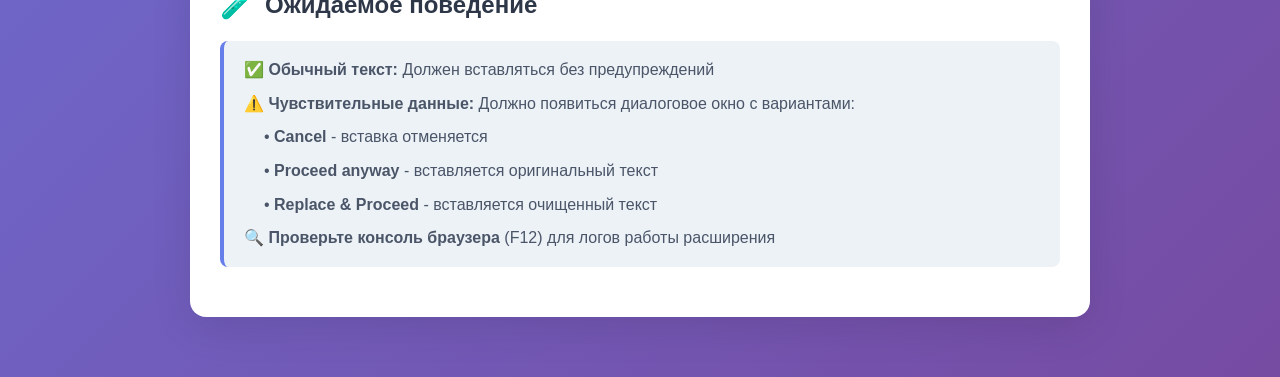
<file: extension/test_files/test_clipboard.html>
<!DOCTYPE html>
<html lang="ru">
<head>
    <meta charset="UTF-8">
    <meta name="viewport" content="width=device-width, initial-scale=1.0">
    <title>Nolex - Тестирование перехвата буфера обмена</title>
    <style>
        * {
            margin: 0;
            padding: 0;
            box-sizing: border-box;
        }

        body {
            font-family: -apple-system, BlinkMacSystemFont, 'Segoe UI', Roboto, Oxygen, Ubuntu, Cantarell, sans-serif;
            background: linear-gradient(135deg, #667eea 0%, #764ba2 100%);
            min-height: 100vh;
            padding: 40px 20px;
        }

        .container {
            max-width: 900px;
            margin: 0 auto;
        }

        .header {
            background: white;
            border-radius: 16px;
            padding: 30px;
            margin-bottom: 30px;
            box-shadow: 0 10px 40px rgba(0, 0, 0, 0.1);
        }

        h1 {
            color: #2d3748;
            margin-bottom: 10px;
            font-size: 32px;
        }

        .subtitle {
            color: #718096;
            font-size: 16px;
        }

        .test-section {
            background: white;
            border-radius: 16px;
            padding: 30px;
            margin-bottom: 20px;
            box-shadow: 0 10px 40px rgba(0, 0, 0, 0.1);
        }

        .test-section h2 {
            color: #2d3748;
            margin-bottom: 20px;
            font-size: 24px;
            display: flex;
            align-items: center;
            gap: 10px;
        }

        .test-section h2::before {
            content: '🧪';
            font-size: 28px;
        }

        label {
            display: block;
            color: #4a5568;
            font-weight: 600;
            margin-bottom: 8px;
            font-size: 14px;
        }

        input[type="text"],
        textarea {
            width: 100%;
            padding: 12px 16px;
            border: 2px solid #e2e8f0;
            border-radius: 8px;
            font-size: 14px;
            font-family: 'Consolas', 'Monaco', monospace;
            transition: all 0.3s ease;
            margin-bottom: 20px;
        }

        input[type="text"]:focus,
        textarea:focus {
            outline: none;
            border-color: #667eea;
            box-shadow: 0 0 0 3px rgba(102, 126, 234, 0.1);
        }

        textarea {
            min-height: 120px;
            resize: vertical;
        }

        .contenteditable {
            width: 100%;
            padding: 12px 16px;
            border: 2px solid #e2e8f0;
            border-radius: 8px;
            font-size: 14px;
            font-family: 'Consolas', 'Monaco', monospace;
            min-height: 120px;
            background: white;
            transition: all 0.3s ease;
            margin-bottom: 20px;
        }

        .contenteditable:focus {
            outline: none;
            border-color: #667eea;
            box-shadow: 0 0 0 3px rgba(102, 126, 234, 0.1);
        }

        .test-data {
            background: #f7fafc;
            border: 2px dashed #cbd5e0;
            border-radius: 8px;
            padding: 20px;
            margin-bottom: 20px;
        }

        .test-data h3 {
            color: #2d3748;
            margin-bottom: 15px;
            font-size: 16px;
        }

        .test-item {
            background: white;
            padding: 12px 16px;
            border-radius: 6px;
            margin-bottom: 10px;
            font-family: 'Consolas', 'Monaco', monospace;
            font-size: 13px;
            color: #2d3748;
            cursor: pointer;
            transition: all 0.2s ease;
            border: 2px solid transparent;
        }

        .test-item:hover {
            border-color: #667eea;
            transform: translateY(-2px);
            box-shadow: 0 4px 12px rgba(102, 126, 234, 0.15);
        }

        .test-item strong {
            color: #667eea;
            display: block;
            margin-bottom: 5px;
        }

        .instructions {
            background: #edf2f7;
            border-left: 4px solid #667eea;
            padding: 16px 20px;
            border-radius: 8px;
            margin-bottom: 20px;
        }

        .instructions p {
            color: #4a5568;
            line-height: 1.6;
            margin-bottom: 8px;
        }

        .instructions p:last-child {
            margin-bottom: 0;
        }

        .badge {
            display: inline-block;
            padding: 4px 12px;
            background: #667eea;
            color: white;
            border-radius: 12px;
            font-size: 11px;
            font-weight: 600;
            text-transform: uppercase;
            letter-spacing: 0.5px;
        }

        @keyframes pulse {
            0%, 100% {
                opacity: 1;
            }
            50% {
                opacity: 0.5;
            }
        }

        .pulse {
            animation: pulse 2s cubic-bezier(0.4, 0, 0.6, 1) infinite;
        }
    </style>
</head>
<body>
    <div class="container">
        <div class="header">
            <h1>🛡️ Nolex - Тест перехвата буфера обмена</h1>
            <p class="subtitle">Проверка защиты от утечки чувствительных данных при вставке</p>
        </div>

        <div class="test-section">
            <h2>Тестовые данные для копирования</h2>
            <div class="instructions">
                <p><strong>Инструкция:</strong> Нажмите на любой блок ниже чтобы скопировать текст в буфер обмена, затем попробуйте вставить его в одно из полей ниже.</p>
            </div>
            <div class="test-data">
                <h3>🔑 API ключи и токены</h3>
                <div class="test-item" onclick="copyToClipboard(this.querySelector('code').textContent)">
                    <strong>OpenAI API Key:</strong>
                    <code>sk-proj_abcdefghijklmnopqrstuvwxyz1234567890</code>
                </div>
                <div class="test-item" onclick="copyToClipboard(this.querySelector('code').textContent)">
                    <strong>GitHub Personal Access Token:</strong>
                    <code>ghp_1234567890abcdefghijklmnopqrstuvwxyz</code>
                </div>
                <div class="test-item" onclick="copyToClipboard(this.querySelector('code').textContent)">
                    <strong>AWS Access Key:</strong>
                    <code>AKIAIOSFODNN7EXAMPLE</code>
                </div>
                <div class="test-item" onclick="copyToClipboard(this.querySelector('code').textContent)">
                    <strong>Множественные секреты:</strong>
                    <code>Мой OpenAI ключ: sk-proj_test123456789 и GitHub токен: ghp_abcdefghijklmnopqrstuvwxyz123456</code>
                </div>
            </div>

            <div class="test-data">
                <h3>✅ Безопасный текст</h3>
                <div class="test-item" onclick="copyToClipboard(this.querySelector('code').textContent)">
                    <strong>Обычный текст:</strong>
                    <code>Это просто обычный текст без чувствительной информации</code>
                </div>
            </div>
        </div>

        <div class="test-section">
            <h2>Поля для тестирования вставки</h2>
            
            <label>
                Input (text) <span class="badge">Базовый</span>
            </label>
            <input type="text" placeholder="Вставьте сюда текст (Cmd+V или Ctrl+V)">

            <label>
                Textarea <span class="badge">Многострочный</span>
            </label>
            <textarea placeholder="Вставьте сюда текст (Cmd+V или Ctrl+V)"></textarea>

            <label>
                ContentEditable DIV <span class="badge">Расширенный</span>
            </label>
            <div class="contenteditable" contenteditable="true" data-placeholder="Вставьте сюда текст (Cmd+V или Ctrl+V)"></div>
        </div>

        <div class="test-section">
            <h2>Ожидаемое поведение</h2>
            <div class="instructions">
                <p>✅ <strong>Обычный текст:</strong> Должен вставляться без предупреждений</p>
                <p>⚠️ <strong>Чувствительные данные:</strong> Должно появиться диалоговое окно с вариантами:</p>
                <p style="margin-left: 20px;">• <strong>Cancel</strong> - вставка отменяется</p>
                <p style="margin-left: 20px;">• <strong>Proceed anyway</strong> - вставляется оригинальный текст</p>
                <p style="margin-left: 20px;">• <strong>Replace & Proceed</strong> - вставляется очищенный текст</p>
                <p>🔍 <strong>Проверьте консоль браузера</strong> (F12) для логов работы расширения</p>
            </div>
        </div>
    </div>

    <script>
        function copyToClipboard(text) {
            navigator.clipboard.writeText(text).then(() => {
                console.log('✅ Текст скопирован в буфер обмена');
                // Показываем визуальную обратную связь
                event.target.closest('.test-item').style.background = '#48bb78';
                event.target.closest('.test-item').style.color = 'white';
                setTimeout(() => {
                    event.target.closest('.test-item').style.background = '';
                    event.target.closest('.test-item').style.color = '';
                }, 300);
            }).catch(err => {
                console.error('❌ Ошибка копирования:', err);
            });
        }
    </script>
</body>
</html>
</file>
<file: extension/constructor.css>
/* Smart Constructor Styles - Dark Theme */

* {
    margin: 0;
    padding: 0;
    box-sizing: border-box;
}

body {
    font-family: -apple-system, BlinkMacSystemFont, 'Segoe UI', Roboto, 'Helvetica Neue', Arial, sans-serif;
    background: linear-gradient(135deg, #0f0c29 0%, #302b63 50%, #24243e 100%);
    color: #ecf0f1;
    min-height: 100vh;
    overflow-x: hidden;
}

.constructor-container {
    max-width: 1000px;
    margin: 0 auto;
    min-height: 100vh;
    display: flex;
    flex-direction: column;
}

/* Header */
.constructor-header {
    background: linear-gradient(135deg, #1a1a2e 0%, #16213e 100%);
    padding: 20px 32px;
    display: flex;
    align-items: center;
    gap: 20px;
    border-bottom: 1px solid rgba(52, 152, 219, 0.2);
    position: sticky;
    top: 0;
    z-index: 100;
}

.back-btn {
    background: rgba(52, 152, 219, 0.1);
    border: 1px solid rgba(52, 152, 219, 0.3);
    border-radius: 8px;
    padding: 8px 12px;
    color: #5dade2;
    cursor: pointer;
    transition: all 0.2s ease;
    display: flex;
    align-items: center;
    justify-content: center;
}

.back-btn:hover {
    background: rgba(52, 152, 219, 0.2);
    border-color: #5dade2;
    transform: translateX(-2px);
}

.header-title {
    display: flex;
    align-items: center;
    gap: 12px;
    flex: 1;
}

.header-logo {
    width: 32px;
    height: 32px;
}

.constructor-header h1 {
    font-size: 24px;
    font-weight: 600;
    color: #fff;
}

/* Main Content */
.constructor-main {
    flex: 1;
    padding: 32px;
}

/* Sections */
.section {
    background: linear-gradient(135deg, #1a1a2e 0%, #16213e 100%);
    border: 1px solid rgba(52, 152, 219, 0.2);
    border-radius: 16px;
    padding: 24px;
    margin-bottom: 24px;
}

.section-header {
    display: flex;
    align-items: center;
    justify-content: space-between;
    margin-bottom: 12px;
}

.section-header h2 {
    font-size: 20px;
    font-weight: 600;
    color: #fff;
}

.section-header-actions {
    display: flex;
    align-items: center;
    gap: 10px;
}

.pattern-count {
    background: rgba(52, 152, 219, 0.2);
    color: #5dade2;
    padding: 4px 12px;
    border-radius: 12px;
    font-size: 14px;
    font-weight: 600;
}

.section-description {
    color: rgba(236, 240, 241, 0.7);
    font-size: 14px;
    margin-bottom: 20px;
}

/* Patterns Container */
.patterns-container {
    display: flex;
    flex-direction: column;
    gap: 12px;
}

.loading,
.empty-state {
    text-align: center;
    padding: 40px 20px;
    color: rgba(236, 240, 241, 0.5);
}

.empty-state svg {
    margin-bottom: 16px;
    opacity: 0.5;
}

.empty-state p {
    font-size: 16px;
    margin-bottom: 8px;
}

.empty-state small {
    font-size: 13px;
    color: rgba(236, 240, 241, 0.4);
}

/* Pattern Category */
.pattern-category {
    border: 1px solid rgba(52, 152, 219, 0.2);
    border-radius: 12px;
    overflow: hidden;
    margin-bottom: 12px;
}

.category-header {
    background: rgba(0, 0, 0, 0.3);
    padding: 16px 20px;
    display: flex;
    align-items: center;
    justify-content: space-between;
    cursor: pointer;
    transition: all 0.2s ease;
}

.category-header:hover {
    background: rgba(52, 152, 219, 0.1);
}

.category-title {
    display: flex;
    align-items: center;
    gap: 12px;
    font-size: 16px;
    font-weight: 600;
    color: #fff;
}

.category-count {
    display: flex;
    align-items: center;
    gap: 8px;
    color: rgba(236, 240, 241, 0.6);
    font-size: 14px;
    cursor: pointer;
}

.expand-icon {
    transition: transform 0.3s ease;
}

.expand-icon.expanded {
    transform: rotate(180deg);
}

.category-patterns {
    max-height: 0;
    overflow: hidden;
    transition: max-height 0.3s ease;
}

.category-patterns.expanded {
    max-height: 2000px;
}

/* Pattern Item */
.pattern-item {
    padding: 16px 20px;
    border-top: 1px solid rgba(52, 152, 219, 0.1);
    transition: all 0.2s ease;
}

.pattern-item:hover {
    background: rgba(52, 152, 219, 0.05);
}

.pattern-item.pattern-disabled {
    opacity: 0.5;
}

.pattern-header {
    display: flex;
    align-items: center;
    justify-content: space-between;
    margin-bottom: 8px;
}

.pattern-name {
    font-size: 15px;
    font-weight: 600;
    color: #fff;
}

.pattern-actions {
    display: flex;
    gap: 8px;
}

.pattern-detail {
    color: rgba(236, 240, 241, 0.7);
    font-size: 13px;
    margin-bottom: 4px;
}

.pattern-example {
    background: rgba(0, 0, 0, 0.3);
    padding: 8px 12px;
    border-radius: 6px;
    font-family: 'Monaco', 'Menlo', 'Ubuntu Mono', monospace;
    font-size: 12px;
    color: #95a5a6;
    overflow-x: auto;
}

/* Form Elements */
.form-group {
    margin-bottom: 20px;
}

.form-group label {
    display: block;
    margin-bottom: 8px;
    font-size: 14px;
    font-weight: 600;
    color: #5dade2;
}

.input-field {
    width: 100%;
    padding: 12px 16px;
    background: rgba(0, 0, 0, 0.4);
    border: 1px solid rgba(52, 152, 219, 0.3);
    border-radius: 8px;
    color: #ecf0f1;
    font-size: 14px;
    transition: all 0.2s ease;
}

.input-field:focus {
    outline: none;
    border-color: #5dade2;
    background: rgba(52, 152, 219, 0.1);
}

.input-field::placeholder {
    color: rgba(236, 240, 241, 0.4);
}

.input-hint {
    display: block;
    margin-top: 6px;
    font-size: 12px;
    color: rgba(236, 240, 241, 0.5);
    font-style: italic;
}

/* Select Field */
.select-field {
    appearance: none;
    -webkit-appearance: none;
    background-image: url("data:image/svg+xml,%3Csvg width='12' height='8' viewBox='0 0 12 8' fill='none' xmlns='http://www.w3.org/2000/svg'%3E%3Cpath d='M1 1L6 6L11 1' stroke='%235dade2' stroke-width='2'/%3E%3C/svg%3E");
    background-repeat: no-repeat;
    background-position: right 12px center;
    padding-right: 36px;
    cursor: pointer;
}

.select-field option {
    background: #1a1a2e;
    color: #ecf0f1;
}

/* Group Select Row */
.group-select-row {
    margin-bottom: 24px;
    padding-bottom: 20px;
    border-bottom: 1px solid rgba(52, 152, 219, 0.15);
}

.group-select-wrapper {
    display: flex;
    gap: 10px;
    align-items: center;
}

.group-select-wrapper .select-field {
    flex: 1;
}

/* Group Header */
.group-header {
    flex-wrap: wrap;
    gap: 8px;
}

.group-header-right {
    display: flex;
    align-items: center;
    gap: 12px;
}

.group-description {
    display: block;
    font-size: 12px;
    font-weight: 400;
    color: rgba(236, 240, 241, 0.5);
    margin-top: 2px;
}

.group-actions {
    display: flex;
    align-items: center;
    gap: 6px;
}

.group-disabled {
    opacity: 0.6;
    border-color: rgba(52, 152, 219, 0.1);
}

.group-disabled .category-header {
    background: rgba(0, 0, 0, 0.4);
}

.empty-group-state {
    padding: 20px;
    text-align: center;
    color: rgba(236, 240, 241, 0.4);
    font-size: 13px;
    font-style: italic;
}

/* Toggle Switch */
.toggle-switch {
    position: relative;
    display: inline-block;
    width: 36px;
    height: 20px;
    cursor: pointer;
}

.toggle-switch input {
    opacity: 0;
    width: 0;
    height: 0;
}

.toggle-slider {
    position: absolute;
    top: 0;
    left: 0;
    right: 0;
    bottom: 0;
    background: rgba(231, 76, 60, 0.4);
    border-radius: 20px;
    transition: all 0.3s ease;
}

.toggle-slider::before {
    content: '';
    position: absolute;
    height: 14px;
    width: 14px;
    left: 3px;
    bottom: 3px;
    background: white;
    border-radius: 50%;
    transition: all 0.3s ease;
}

.toggle-switch input:checked + .toggle-slider {
    background: rgba(46, 204, 113, 0.6);
}

.toggle-switch input:checked + .toggle-slider::before {
    transform: translateX(16px);
}

/* Pattern Analysis */
.pattern-analysis {
    background: rgba(52, 152, 219, 0.1);
    border: 1px solid rgba(52, 152, 219, 0.3);
    border-radius: 12px;
    padding: 16px;
    margin: 20px 0;
}

.pattern-analysis h3 {
    font-size: 16px;
    margin-bottom: 12px;
    color: #5dade2;
}

.analysis-result {
    font-family: 'Monaco', 'Menlo', 'Ubuntu Mono', monospace;
    font-size: 14px;
    line-height: 1.8;
    padding: 12px;
    background: rgba(0, 0, 0, 0.3);
    border-radius: 6px;
    margin-bottom: 12px;
}

.static-part {
    color: rgba(236, 240, 241, 0.7);
}

.dynamic-part {
    color: #5dade2;
    font-weight: 600;
    padding: 2px 6px;
    background: rgba(52, 152, 219, 0.2);
    border-radius: 4px;
    cursor: help;
}

.analysis-warnings {
    margin-top: 12px;
}

.warning-item {
    display: flex;
    align-items: flex-start;
    gap: 8px;
    padding: 8px 12px;
    background: rgba(230, 126, 34, 0.1);
    border: 1px solid rgba(230, 126, 34, 0.3);
    border-radius: 6px;
    margin-bottom: 8px;
    color: #f39c12;
    font-size: 13px;
}

/* Radio Group */
.radio-group {
    display: flex;
    flex-direction: column;
    gap: 12px;
}

.radio-label {
    display: flex;
    align-items: flex-start;
    gap: 12px;
    padding: 12px;
    background: rgba(0, 0, 0, 0.2);
    border: 1px solid rgba(52, 152, 219, 0.2);
    border-radius: 8px;
    cursor: pointer;
    transition: all 0.2s ease;
}

.radio-label:hover {
    background: rgba(52, 152, 219, 0.1);
    border-color: rgba(52, 152, 219, 0.4);
}

.radio-label input[type="radio"] {
    margin-top: 2px;
    accent-color: #3498db;
}

.radio-label span {
    flex: 1;
}

.radio-label span:first-of-type {
    font-weight: 600;
    color: #fff;
}

.radio-label small {
    display: block;
    margin-top: 4px;
    color: rgba(236, 240, 241, 0.6);
    font-size: 12px;
}

/* Checkbox */
.checkbox-label {
    display: flex;
    align-items: center;
    gap: 8px;
    cursor: pointer;
    color: #ecf0f1;
}

.checkbox-label input[type="checkbox"] {
    width: 18px;
    height: 18px;
    accent-color: #3498db;
    cursor: pointer;
}

/* Regex Info Button & Cheatsheet */
.regex-group {
    position: relative;
}

.label-with-info {
    display: flex;
    align-items: center;
    gap: 8px;
}

.label-with-info label {
    margin-bottom: 0;
}

.regex-info-btn {
    width: 20px;
    height: 20px;
    border-radius: 50%;
    border: 1.5px solid rgba(93, 173, 226, 0.6);
    background: transparent;
    color: #5dade2;
    font-size: 12px;
    font-weight: 700;
    font-style: italic;
    font-family: Georgia, 'Times New Roman', serif;
    cursor: pointer;
    display: flex;
    align-items: center;
    justify-content: center;
    transition: all 0.2s ease;
    padding: 0;
    line-height: 1;
    margin-bottom: 8px;
}

.regex-info-btn:hover {
    background: rgba(93, 173, 226, 0.15);
    border-color: #5dade2;
}

.regex-info-btn.active {
    background: rgba(93, 173, 226, 0.2);
    border-color: #5dade2;
}

.regex-cheatsheet {
    position: absolute;
    top: 32px;
    left: 0;
    z-index: 50;
    width: 340px;
    animation: fadeIn 0.15s ease-out;
}

.cheatsheet-content {
    background: linear-gradient(135deg, #1a1a2e 0%, #16213e 100%);
    border: 1px solid rgba(93, 173, 226, 0.4);
    border-radius: 12px;
    padding: 16px;
    box-shadow: 0 12px 40px rgba(0, 0, 0, 0.5);
}

.cheatsheet-title {
    font-size: 13px;
    font-weight: 600;
    color: #5dade2;
    margin-bottom: 12px;
    text-align: center;
}

.cheatsheet-grid {
    display: grid;
    grid-template-columns: 1fr 1fr;
    gap: 4px 12px;
}

.cs-row {
    display: flex;
    align-items: center;
    gap: 8px;
    padding: 3px 0;
}

.cs-row code {
    font-family: 'Monaco', 'Menlo', monospace;
    font-size: 12px;
    color: #5dade2;
    background: rgba(0, 0, 0, 0.3);
    padding: 2px 6px;
    border-radius: 4px;
    min-width: 52px;
    text-align: center;
}

.cs-row span {
    font-size: 11px;
    color: rgba(236, 240, 241, 0.7);
}

.cheatsheet-example {
    margin-top: 10px;
    padding-top: 10px;
    border-top: 1px solid rgba(93, 173, 226, 0.15);
    display: flex;
    align-items: center;
    gap: 6px;
    flex-wrap: wrap;
}

.cheatsheet-example .cs-label {
    font-size: 11px;
    color: rgba(236, 240, 241, 0.5);
    font-weight: 600;
}

.cheatsheet-example code {
    font-family: 'Monaco', 'Menlo', monospace;
    font-size: 12px;
    color: #2ecc71;
    background: rgba(0, 0, 0, 0.3);
    padding: 2px 6px;
    border-radius: 4px;
}

.cheatsheet-example .cs-desc {
    font-size: 11px;
    color: rgba(236, 240, 241, 0.5);
}

/* Regex Preview */
.regex-preview {
    display: flex;
    align-items: center;
    gap: 8px;
    padding: 12px;
    background: rgba(0, 0, 0, 0.4);
    border: 1px solid rgba(52, 152, 219, 0.3);
    border-radius: 6px;
}

.regex-preview code {
    flex: 1;
    font-family: 'Monaco', 'Menlo', 'Ubuntu Mono', monospace;
    font-size: 13px;
    color: #5dade2;
    word-break: break-all;
}

.regex-editor {
    width: 100%;
    min-height: 80px;
    padding: 12px;
    background: rgba(0, 0, 0, 0.4);
    border: 1px solid rgba(52, 152, 219, 0.3);
    border-radius: 6px;
    color: #ecf0f1;
    font-family: 'Monaco', 'Menlo', 'Ubuntu Mono', monospace;
    font-size: 13px;
    resize: vertical;
}

.regex-editor:focus {
    outline: none;
    border-color: #5dade2;
    background: rgba(52, 152, 219, 0.1);
}

/* Test Result */
.test-result {
    margin-top: 12px;
    padding: 12px;
    background: rgba(0, 0, 0, 0.3);
    border-radius: 6px;
}

.test-match {
    padding: 8px 12px;
    background: rgba(46, 204, 113, 0.1);
    border: 1px solid rgba(46, 204, 113, 0.3);
    border-radius: 6px;
    margin-bottom: 8px;
    color: #2ecc71;
    font-size: 13px;
}

.test-no-match {
    padding: 8px 12px;
    background: rgba(231, 76, 60, 0.1);
    border: 1px solid rgba(231, 76, 60, 0.3);
    border-radius: 6px;
    color: #e74c3c;
    font-size: 13px;
}

/* Buttons */
.btn {
    padding: 12px 24px;
    border: none;
    border-radius: 8px;
    font-size: 14px;
    font-weight: 600;
    cursor: pointer;
    transition: all 0.2s ease;
}

.btn:hover {
    transform: translateY(-2px);
    box-shadow: 0 8px 16px rgba(0, 0, 0, 0.3);
}

.btn:active {
    transform: translateY(0);
}

.btn-primary {
    background: linear-gradient(135deg, #3498db 0%, #2980b9 100%);
    color: white;
}

.btn-primary:hover {
    background: linear-gradient(135deg, #5dade2 0%, #3498db 100%);
}

.btn-secondary {
    background: linear-gradient(135deg, #95a5a6 0%, #7f8c8d 100%);
    color: white;
}

.btn-secondary:hover {
    background: linear-gradient(135deg, #7f8c8d 0%, #6c7a7b 100%);
}

.btn-danger {
    background: linear-gradient(135deg, #e74c3c 0%, #c0392b 100%);
    color: white;
    font-size: 12px;
    padding: 6px 12px;
}

.btn-small {
    padding: 8px 14px;
    font-size: 13px;
    border-radius: 6px;
    display: flex;
    align-items: center;
    gap: 6px;
    white-space: nowrap;
}

.btn-small:hover {
    transform: translateY(-1px);
    box-shadow: 0 4px 8px rgba(0, 0, 0, 0.2);
}

.btn-accent {
    background: linear-gradient(135deg, #9b59b6 0%, #8e44ad 100%);
    color: white;
}

.btn-accent:hover {
    background: linear-gradient(135deg, #af7ac5 0%, #9b59b6 100%);
}

.icon-btn {
    background: rgba(52, 152, 219, 0.1);
    border: 1px solid rgba(52, 152, 219, 0.3);
    border-radius: 6px;
    padding: 6px;
    color: #5dade2;
    cursor: pointer;
    transition: all 0.2s ease;
    display: flex;
    align-items: center;
    justify-content: center;
}

.icon-btn:hover {
    background: rgba(52, 152, 219, 0.2);
    border-color: #5dade2;
}

.icon-btn-sm {
    padding: 4px;
    border-radius: 4px;
}

.icon-btn-danger {
    background: rgba(231, 76, 60, 0.1);
    border-color: rgba(231, 76, 60, 0.3);
    color: #e74c3c;
}

.icon-btn-danger:hover {
    background: rgba(231, 76, 60, 0.2);
    border-color: #e74c3c;
}

.pattern-actions-inline {
    display: flex;
    gap: 8px;
}

.pattern-actions {
    display: flex;
    gap: 12px;
    margin-top: 16px;
}

/* Footer */
.constructor-footer {
    background: linear-gradient(135deg, #1a1a2e 0%, #16213e 100%);
    padding: 20px 32px;
    text-align: center;
    border-top: 1px solid rgba(52, 152, 219, 0.2);
    color: rgba(236, 240, 241, 0.5);
    font-size: 13px;
}

/* Hidden */
.hidden {
    display: none !important;
}

/* Animations */
@keyframes fadeIn {
    from {
        opacity: 0;
        transform: translateY(10px);
    }

    to {
        opacity: 1;
        transform: translateY(0);
    }
}

.pattern-item,
.pattern-category {
    animation: fadeIn 0.3s ease-out;
}

/* Custom Confirm Dialog */
.confirm-overlay {
    position: fixed;
    top: 0;
    left: 0;
    right: 0;
    bottom: 0;
    background: rgba(0, 0, 0, 0.7);
    display: flex;
    align-items: center;
    justify-content: center;
    z-index: 1000;
}

.confirm-modal {
    background: linear-gradient(135deg, #1a1a2e 0%, #16213e 100%);
    border: 1px solid rgba(52, 152, 219, 0.3);
    border-radius: 16px;
    padding: 24px 32px;
    max-width: 400px;
    text-align: center;
    box-shadow: 0 20px 60px rgba(0, 0, 0, 0.5);
}

.confirm-modal p {
    font-size: 16px;
    color: #ecf0f1;
    margin-bottom: 24px;
}

.confirm-buttons {
    display: flex;
    gap: 12px;
    justify-content: center;
}

/* Group Dialog Modal */
.group-dialog-modal {
    max-width: 460px;
    text-align: left;
}

.group-dialog-modal h3 {
    font-size: 18px;
    color: #fff;
    margin-bottom: 20px;
    text-align: center;
}

.group-dialog-modal .form-group {
    margin-bottom: 16px;
}

.group-dialog-modal .confirm-buttons {
    margin-top: 20px;
}
</file>
<file: extension/dialog.css>
/* Nolex Theme v2 (Refined Hybrid) */
@import url('https://fonts.googleapis.com/css2?family=Inter:wght@400;500;600;700&family=JetBrains+Mono:wght@400;500&display=swap');

.sanitizer-overlay {
    position: fixed;
    top: 0;
    left: 0;
    width: 100%;
    height: 100%;
    background: rgba(0, 0, 0, 0.85);
    /* Original opacity */
    backdrop-filter: blur(8px);
    display: flex;
    justify-content: center;
    align-items: center;
    z-index: 2147483647;
    font-family: 'Inter', system-ui, -apple-system, sans-serif;
    animation: fadeIn 0.3s ease-in-out;
}

@keyframes fadeIn {
    from {
        opacity: 0;
    }

    to {
        opacity: 1;
    }
}

.sanitizer-dialog {
    background: linear-gradient(135deg, rgba(26, 26, 46, 0.95) 0%, rgba(22, 33, 62, 0.95) 100%);
    /* Adjusted old purple for glass */
    backdrop-filter: blur(20px);
    -webkit-backdrop-filter: blur(20px);
    border: 1px solid rgba(255, 255, 255, 0.1);
    border-radius: 16px;
    box-shadow: 0 20px 60px rgba(0, 0, 0, 0.6);
    max-width: 800px;
    width: 90%;
    max-height: 90vh;
    overflow: hidden;
    display: flex;
    flex-direction: column;
    animation: slideUp 0.4s cubic-bezier(0.16, 1, 0.3, 1);
    color: #FFFFFF;
}

@keyframes slideUp {
    from {
        transform: translateY(50px);
        opacity: 0;
    }

    to {
        transform: translateY(0);
        opacity: 1;
    }
}

.sanitizer-header {
    background: linear-gradient(135deg, rgba(231, 76, 60, 0.9) 0%, rgba(192, 57, 43, 0.9) 100%);
    /* Old Red Header */
    padding: 24px 32px;
    display: flex;
    align-items: center;
    gap: 16px;
    border-bottom: 1px solid rgba(255, 255, 255, 0.1);
}

.sanitizer-icon {
    font-size: 28px;
    filter: drop-shadow(0 2px 4px rgba(0, 0, 0, 0.2));
    animation: pulse 2s ease-in-out infinite;
}

@keyframes pulse {

    0%,
    100% {
        transform: scale(1);
    }

    50% {
        transform: scale(1.1);
    }
}

.sanitizer-header h2 {
    margin: 0;
    color: #FFFFFF;
    font-size: 20px;
    font-weight: 600;
    letter-spacing: -0.01em;
}

.sanitizer-content {
    padding: 32px;
    overflow-y: auto;
    flex: 1;
    color: #ecf0f1;
}

.sanitizer-warning {
    margin: 0 0 24px 0;
    padding: 16px 0;
    font-size: 15px;
    line-height: 1.6;
    color: #ecf0f1;
    border-bottom: 1px solid rgba(255, 255, 255, 0.1);
}

.sanitizer-warning strong {
    color: #FFFFFF;
    font-weight: 600;
}

.sanitizer-preview h3,
.sanitizer-findings h3,
.sanitizer-feedback h3 {
    margin: 0 0 12px 0;
    font-family: 'JetBrains Mono', monospace;
    font-size: 12px;
    font-weight: 600;
    text-transform: uppercase;
    letter-spacing: 0.05em;
    color: #3498db;
    /* Light Blue headers */
}

.text-preview {
    background: rgba(0, 0, 0, 0.3);
    padding: 16px;
    border-radius: 8px;
    font-family: 'JetBrains Mono', monospace;
    font-size: 13px;
    line-height: 1.6;
    white-space: pre-wrap;
    word-wrap: break-word;
    max-height: 200px;
    overflow-y: auto;
    border: 1px solid rgba(52, 152, 219, 0.2);
    color: #ecf0f1;
}

.sanitizer-highlight {
    background: rgba(231, 76, 60, 0.3);
    /* Red Highlight bg */
    padding: 2px 4px;
    border-radius: 3px;
    border: 1px solid #e74c3c;
    color: #ffffff;
    font-weight: 600;
    transition: all 0.3s ease;
}

.sanitizer-highlight.highlight-active {
    background: rgba(231, 76, 60, 0.7);
    box-shadow: 0 0 8px rgba(231, 76, 60, 0.6), 0 0 16px rgba(231, 76, 60, 0.3);
    border-color: #ff6b6b;
}

.sanitizer-preview {
    margin-bottom: 24px;
}

.findings-list {
    display: flex;
    flex-direction: column;
    gap: 8px;
}

.finding-group {
    border: 1px solid rgba(255, 255, 255, 0.1);
    border-radius: 10px;
    overflow: hidden;
}

.finding-group-header {
    background: rgba(0, 0, 0, 0.3);
    padding: 12px 16px;
    display: flex;
    align-items: center;
    justify-content: space-between;
    cursor: pointer;
    transition: all 0.2s ease;
    user-select: none;
}

.finding-group-header:hover {
    background: rgba(52, 152, 219, 0.1);
}

.finding-group-left {
    display: flex;
    align-items: center;
    gap: 10px;
}

.finding-group-name {
    font-family: 'JetBrains Mono', monospace;
    font-size: 13px;
    font-weight: 600;
    color: #FFFFFF;
}

.finding-group-right {
    display: flex;
    align-items: center;
    gap: 10px;
}

.finding-group-count {
    font-family: 'JetBrains Mono', monospace;
    font-size: 12px;
    color: rgba(236, 240, 241, 0.6);
    background: rgba(52, 152, 219, 0.15);
    padding: 2px 10px;
    border-radius: 10px;
}

.finding-group-chevron {
    transition: transform 0.3s ease;
    color: rgba(236, 240, 241, 0.5);
}

.finding-group-chevron.expanded {
    transform: rotate(180deg);
}

.finding-group-items {
    max-height: 0;
    overflow: hidden;
    transition: max-height 0.3s ease;
}

.finding-group-items.expanded {
    max-height: 50000px;
}

.finding-group-items .finding-item {
    border-radius: 0;
    border: none;
    border-top: 1px solid rgba(255, 255, 255, 0.05);
}

.finding-group-items .finding-item:hover {
    border-color: rgba(255, 255, 255, 0.05);
}

.sanitizer-feedback {
    margin-top: 24px;
    padding-top: 20px;
    border-top: 1px solid rgba(255, 255, 255, 0.1);
}

.feedback-textarea {
    width: 100%;
    padding: 12px;
    background: rgba(0, 0, 0, 0.4);
    border: 1px solid rgba(52, 152, 219, 0.3);
    border-radius: 8px;
    color: #FFFFFF;
    font-family: 'Inter', system-ui, sans-serif;
    font-size: 14px;
    line-height: 1.6;
    resize: vertical;
    min-height: 80px;
    transition: all 0.2s ease;
    box-sizing: border-box;
}

.feedback-textarea:focus {
    outline: none;
    border-color: #3498db;
    box-shadow: 0 0 0 2px rgba(52, 152, 219, 0.2);
}

.feedback-textarea::placeholder {
    color: rgba(236, 240, 241, 0.5);
}

.feedback-hint {
    margin: 8px 0 0 0;
    font-size: 12px;
    color: rgba(236, 240, 241, 0.6);
}

.finding-item {
    background: rgba(0, 0, 0, 0.3);
    padding: 16px;
    border-radius: 8px;
    border: 1px solid rgba(255, 255, 255, 0.1);
    transition: all 0.2s ease;
    display: flex;
    align-items: flex-start;
    gap: 12px;
    cursor: pointer;
}

.finding-item:hover {
    border-color: #3498db;
    background: rgba(52, 152, 219, 0.1);
}

.finding-item.finding-active {
    border-color: #e74c3c;
    background: rgba(231, 76, 60, 0.1);
}

.finding-item.disabled {
    opacity: 0.5;
}

.replace-checkbox {
    margin-top: 4px;
    width: 18px;
    height: 18px;
    cursor: pointer;
    accent-color: #3498db;
    flex-shrink: 0;
}

.finding-content {
    flex: 1;
    min-width: 0;
}

.finding-header {
    display: flex;
    justify-content: space-between;
    align-items: center;
    margin-bottom: 8px;
}

.finding-type {
    font-weight: 600;
    color: #FFFFFF;
    font-size: 13px;
    font-family: 'JetBrains Mono', monospace;
}

.finding-value {
    font-family: 'JetBrains Mono', monospace;
    color: #95a5a6;
    /* Gray Value Text */
    font-size: 12px;
    background: rgba(0, 0, 0, 0.3);
    padding: 4px 8px;
    border-radius: 4px;
    max-width: 300px;
    overflow: hidden;
    text-overflow: ellipsis;
    white-space: nowrap;
}

.finding-replacement {
    margin-top: 12px;
}

.finding-replacement label {
    display: block;
    margin-bottom: 6px;
    font-size: 12px;
    color: #bdc3c7;
    font-family: 'Inter', sans-serif;
}

.finding-replacement input {
    width: 100%;
    padding: 10px 12px;
    background: rgba(0, 0, 0, 0.4);
    border: 1px solid rgba(255, 255, 255, 0.2);
    border-radius: 6px;
    color: #FFFFFF;
    font-family: 'JetBrains Mono', monospace;
    font-size: 13px;
    transition: all 0.2s ease;
    box-sizing: border-box;
}

.finding-replacement input:focus {
    outline: none;
    border-color: #3498db;
    box-shadow: 0 0 0 2px rgba(52, 152, 219, 0.2);
}

.sanitizer-footer {
    padding: 24px 32px;
    background: rgba(0, 0, 0, 0.3);
    border-top: 1px solid rgba(255, 255, 255, 0.1);
    display: flex;
    justify-content: flex-end;
    gap: 12px;
}

.btn {
    padding: 10px 20px;
    border: 1px solid rgba(255, 255, 255, 0.1);
    border-radius: 6px;
    font-size: 14px;
    font-weight: 600;
    cursor: pointer;
    transition: all 0.2s ease;
    display: flex;
    align-items: center;
    gap: 8px;
    font-family: 'Inter', sans-serif;
    background: #1a1a2e;
    /* Dark Purple default */
    color: #FFFFFF;
    box-shadow: 0 2px 5px rgba(0, 0, 0, 0.2);
}

.btn:hover {
    background: #7f8c8d;
    /* Gray on hover */
    border-color: #95a5a6;
    transform: translateY(-1px);
    box-shadow: 0 4px 12px rgba(0, 0, 0, 0.3);
}

.btn:active {
    transform: translateY(0);
}

/* Force override specific button classes */
.btn-primary,
.btn-secondary,
.btn-warning {
    background: #1a1a2e;
    color: #FFFFFF;
}

.sanitizer-content::-webkit-scrollbar,
.text-preview::-webkit-scrollbar {
    width: 6px;
}

.sanitizer-content::-webkit-scrollbar-track,
.text-preview::-webkit-scrollbar-track {
    background: rgba(0, 0, 0, 0.2);
}

.sanitizer-content::-webkit-scrollbar-thumb,
.text-preview::-webkit-scrollbar-thumb {
    background: rgba(255, 255, 255, 0.2);
    border-radius: 3px;
}

.sanitizer-content::-webkit-scrollbar-thumb:hover,
.text-preview::-webkit-scrollbar-thumb:hover {
    background: rgba(255, 255, 255, 0.3);
}

/* Thank You Toast */
.nolex-toast {
    position: fixed;
    bottom: 30px;
    left: 50%;
    transform: translateX(-50%) translateY(20px);
    background: linear-gradient(135deg, #48bb78, #38a169);
    color: #fff;
    padding: 14px 28px;
    border-radius: 12px;
    font-family: 'Inter', system-ui, -apple-system, sans-serif;
    font-size: 14px;
    font-weight: 600;
    box-shadow: 0 8px 30px rgba(72, 187, 120, 0.4);
    z-index: 2147483647;
    opacity: 0;
    transition: opacity 0.4s ease, transform 0.4s ease;
    pointer-events: none;
}

.nolex-toast-visible {
    opacity: 1;
    transform: translateX(-50%) translateY(0);
}

.nolex-toast-icon {
    display: inline-flex;
    align-items: center;
    justify-content: center;
    width: 20px;
    height: 20px;
    background: rgba(255, 255, 255, 0.25);
    border-radius: 50%;
    margin-right: 10px;
    font-size: 12px;
}
</file>
<file: extension/popup.css>
/* Popup Styles for Nolex Extension */

* {
    margin: 0;
    padding: 0;
    box-sizing: border-box;
}

:root {
    /* Цветовая палитра на основе logo.jpg */
    --primary: #4a6fa5;
    --primary-dark: #3a5a85;
    --secondary: #2d3e5f;
    --accent: #667eea;
    --accent-light: #7c8ff5;
    --success: #48bb78;
    --danger: #f56565;
    --warning: #ed8936;
    
    /* Фоновые цвета */
    --bg-dark: #1a202c;
    --bg-surface: #2d3748;
    --bg-elevated: #374151;
    
    /* Текст */
    --text-primary: #e2e8f0;
    --text-secondary: #a0aec0;
    --text-muted: #718096;
    
    /* Границы */
    --border-color: #4a5568;
    
    /* Тени */
    --shadow-sm: 0 1px 3px rgba(0, 0, 0, 0.12);
    --shadow-md: 0 4px 12px rgba(0, 0, 0, 0.15);
    --shadow-lg: 0 10px 30px rgba(0, 0, 0, 0.2);
}

body {
    width: 360px;
    height: 600px;
    background: linear-gradient(135deg, var(--secondary) 0%, var(--bg-dark) 100%);
    font-family: -apple-system, BlinkMacSystemFont, 'Segoe UI', Roboto, Oxygen, Ubuntu, Cantarell, sans-serif;
    color: var(--text-primary);
    overflow: hidden;
}

/* Screen Management */
.screen {
    width: 100%;
    height: 100%;
    transition: transform 0.3s cubic-bezier(0.4, 0, 0.2, 1);
}

.screen.hidden {
    display: none;
}

/* Header */
.header {
    display: flex;
    justify-content: space-between;
    align-items: center;
    padding: 20px;
    background: rgba(255, 255, 255, 0.05);
    backdrop-filter: blur(10px);
    border-bottom: 1px solid var(--border-color);
}

.header-left {
    display: flex;
    align-items: center;
    gap: 12px;
}

.logo {
    width: 32px;
    height: 32px;
    border-radius: 8px;
}

.header h1 {
    font-size: 20px;
    font-weight: 600;
    margin: 0;
    background: linear-gradient(135deg, var(--accent) 0%, var(--primary) 100%);
    -webkit-background-clip: text;
    -webkit-text-fill-color: transparent;
    background-clip: text;
}

.header-title-link {
    text-decoration: none;
    cursor: pointer;
}

.header-title-link:hover h1 {
    filter: brightness(1.2);
}

.icon-btn {
    background: transparent;
    border: none;
    color: var(--text-secondary);
    cursor: pointer;
    padding: 8px;
    border-radius: 8px;
    transition: all 0.2s ease;
    display: flex;
    align-items: center;
    justify-content: center;
}

.icon-btn:hover {
    background: rgba(255, 255, 255, 0.1);
    color: var(--text-primary);
}

.icon-btn:active {
    transform: scale(0.95);
}

/* Content */
.content {
    padding: 20px;
    overflow-y: auto;
    max-height: calc(600px - 73px); /* header 73px */
}

/* Toggle Section */
.toggle-section {
    display: flex;
    justify-content: space-between;
    align-items: center;
    padding: 14px 20px;
    background: rgba(255, 255, 255, 0.05);
    border-radius: 12px;
    margin-bottom: 16px;
    border: 1px solid var(--border-color);
}

.toggle-info {
    display: flex;
    flex-direction: column;
    gap: 4px;
}

.toggle-label {
    font-size: 14px;
    font-weight: 600;
    color: var(--text-primary);
}

.status-text {
    font-size: 12px;
    color: var(--text-secondary);
}

.status-text.active {
    color: var(--success);
}

.status-text.inactive {
    color: var(--danger);
}

.ner-toggle-section {
    border: 1px solid rgba(102, 126, 234, 0.3);
    background: rgba(102, 126, 234, 0.08);
}

.badge-new {
    font-size: 9px;
    background: var(--accent);
    color: #fff;
    padding: 2px 6px;
    border-radius: 4px;
    margin-left: 6px;
    vertical-align: middle;
    text-transform: uppercase;
    letter-spacing: 0.05em;
    font-weight: 700;
}

.status-text.loading {
    color: var(--warning);
}

/* Toggle Switch */
.toggle-switch {
    position: relative;
    display: inline-block;
    width: 50px;
    height: 26px;
    cursor: pointer;
}

.toggle-switch input {
    opacity: 0;
    width: 0;
    height: 0;
}

.toggle-slider {
    position: absolute;
    cursor: pointer;
    top: 0;
    left: 0;
    right: 0;
    bottom: 0;
    background-color: var(--bg-elevated);
    transition: 0.3s;
    border-radius: 13px;
    border: 2px solid var(--border-color);
}

.toggle-slider:before {
    position: absolute;
    content: "";
    height: 18px;
    width: 18px;
    left: 2px;
    bottom: 2px;
    background-color: var(--text-secondary);
    transition: 0.3s;
    border-radius: 50%;
}

input:checked + .toggle-slider {
    background: linear-gradient(135deg, var(--success) 0%, #38a169 100%);
    border-color: var(--success);
}

input:checked + .toggle-slider:before {
    transform: translateX(24px);
    background-color: white;
}

/* Statistics Section */
.statistics-section {
    margin-bottom: 0;
}

.section-title {
    font-size: 16px;
    font-weight: 600;
    margin-bottom: 12px;
    color: var(--text-primary);
}

.total-count {
    display: flex;
    flex-direction: column;
    align-items: center;
    padding: 18px;
    background: linear-gradient(135deg, var(--accent) 0%, var(--primary) 100%);
    border-radius: 12px;
    margin-bottom: 12px;
    box-shadow: var(--shadow-md);
}

.count-number {
    font-size: 48px;
    font-weight: 700;
    line-height: 1;
    color: white;
}

.count-label {
    font-size: 12px;
    text-transform: uppercase;
    letter-spacing: 1px;
    color: rgba(255, 255, 255, 0.8);
    margin-top: 8px;
}

/* Stats List */
.stats-list {
    display: flex;
    flex-direction: column;
    gap: 8px;
}

.stat-item {
    display: flex;
    justify-content: space-between;
    align-items: center;
    padding: 12px 16px;
    background: rgba(255, 255, 255, 0.05);
    border-radius: 8px;
    border: 1px solid var(--border-color);
    transition: all 0.2s ease;
}

.stat-item:hover {
    background: rgba(255, 255, 255, 0.08);
    transform: translateX(4px);
}

.stat-item-left {
    display: flex;
    align-items: center;
    gap: 10px;
}

.stat-icon {
    font-size: 18px;
}

.stat-name {
    font-size: 13px;
    color: var(--text-primary);
}

.stat-count {
    font-size: 16px;
    font-weight: 600;
    color: var(--accent-light);
    background: rgba(102, 126, 234, 0.15);
    padding: 4px 12px;
    border-radius: 12px;
}

/* Empty State */
.empty-state {
    display: flex;
    flex-direction: column;
    align-items: center;
    justify-content: center;
    padding: 24px 20px;
    text-align: center;
    color: var(--text-secondary);
}

.empty-state svg {
    margin-bottom: 12px;
    opacity: 0.5;
}

.empty-state p {
    font-size: 14px;
    margin-bottom: 8px;
}

.empty-state small {
    font-size: 12px;
    color: var(--text-muted);
}

/* Pro Features Menu Item */
.menu-item-pro svg:first-child {
    color: #a78bfa;
}

.badge-pro {
    font-size: 10px;
    font-weight: 700;
    text-transform: uppercase;
    letter-spacing: 0.5px;
    color: #a78bfa;
    background: rgba(167, 139, 250, 0.12);
    border: 1px solid rgba(167, 139, 250, 0.25);
    padding: 3px 10px;
    border-radius: 10px;
    white-space: nowrap;
    flex: none;
}

.menu-item-pro .chevron {
    color: var(--text-muted);
    transition: transform 0.3s ease;
    flex-shrink: 0;
}

.menu-item-pro.expanded .chevron {
    transform: rotate(180deg);
}

/* Pro Submenu Accordion */
.pro-submenu {
    max-height: 0;
    overflow: hidden;
    transition: max-height 0.3s ease, opacity 0.3s ease;
    opacity: 0;
}

.pro-submenu.open {
    max-height: 200px;
    opacity: 1;
}

.pro-feature-item {
    display: flex;
    align-items: center;
    gap: 10px;
    padding: 10px 16px 10px 48px;
    opacity: 0.55;
}

.pro-feature-item svg:first-child {
    color: #a78bfa;
    flex-shrink: 0;
}

.pro-feature-info {
    flex: 1;
    display: flex;
    flex-direction: column;
    gap: 1px;
}

.pro-feature-name {
    font-size: 12px;
    font-weight: 500;
    color: var(--text-primary);
}

.pro-feature-info small {
    font-size: 10px;
    color: var(--text-muted);
}

.lock-icon {
    color: var(--text-muted);
    flex-shrink: 0;
}

/* Reset Button */
.reset-btn {
    margin-top: 12px;
}

.secondary-btn {
    width: 100%;
    padding: 12px;
    background: rgba(255, 255, 255, 0.05);
    border: 1px solid var(--border-color);
    border-radius: 8px;
    color: var(--text-secondary);
    font-size: 13px;
    font-weight: 500;
    cursor: pointer;
    transition: all 0.2s ease;
}

.secondary-btn:hover {
    background: rgba(255, 255, 255, 0.08);
    color: var(--text-primary);
    border-color: var(--accent);
}

.secondary-btn:active {
    transform: scale(0.98);
}

/* Menu Screen */
.menu-nav {
    display: flex;
    flex-direction: column;
    gap: 8px;
}

.menu-item {
    display: flex;
    align-items: center;
    gap: 12px;
    padding: 16px;
    background: rgba(255, 255, 255, 0.05);
    border-radius: 10px;
    border: 1px solid var(--border-color);
    text-decoration: none;
    color: var(--text-primary);
    transition: all 0.2s ease;
    position: relative;
}

.menu-item:hover {
    background: rgba(255, 255, 255, 0.08);
    transform: translateX(4px);
    border-color: var(--accent);
}

.menu-item svg:first-child {
    color: var(--accent);
}

.menu-item span {
    flex: 1;
    font-size: 14px;
    font-weight: 500;
}

.menu-item .arrow {
    color: var(--text-muted);
    transition: transform 0.2s ease;
}

.menu-item:hover .arrow {
    transform: translateX(4px);
}

/* Coming Soon badge & disabled menu items */
.menu-item-disabled {
    opacity: 0.6;
    cursor: default;
}

.menu-item-disabled:hover {
    transform: none;
    background: rgba(255, 255, 255, 0.05);
    border-color: var(--border-color);
}



/* NER Onboarding */
.ner-onboarding {
    padding: 16px;
    background: rgba(102, 126, 234, 0.08);
    border: 1px solid rgba(102, 126, 234, 0.25);
    border-radius: 12px;
    margin-bottom: 16px;
    text-align: center;
    animation: fadeIn 0.3s ease;
}

.ner-onboarding.hidden {
    display: none;
}

.ner-onboarding-icon {
    font-size: 28px;
    margin-bottom: 8px;
}

.ner-onboarding-title {
    font-size: 14px;
    font-weight: 600;
    color: var(--text-primary);
    margin-bottom: 6px;
}

.ner-onboarding-desc {
    font-size: 11px;
    color: var(--text-secondary);
    line-height: 1.4;
    margin-bottom: 12px;
}

.ner-progress-bar {
    width: 100%;
    height: 6px;
    background: rgba(255, 255, 255, 0.1);
    border-radius: 3px;
    overflow: hidden;
    margin-bottom: 6px;
}

.ner-progress-fill {
    height: 100%;
    width: 0%;
    background: linear-gradient(90deg, var(--accent) 0%, var(--success) 100%);
    border-radius: 3px;
    transition: width 0.5s ease;
}

.ner-progress-fill.indeterminate {
    width: 30%;
    animation: indeterminate 1.5s infinite ease-in-out;
}

.ner-progress-text {
    font-size: 11px;
    color: var(--text-muted);
}

.ner-onboarding.ready {
    border-color: rgba(72, 187, 120, 0.3);
    background: rgba(72, 187, 120, 0.08);
}

.ner-onboarding.ready .ner-progress-fill {
    width: 100%;
    background: var(--success);
}

@keyframes indeterminate {
    0% { transform: translateX(-100%); }
    100% { transform: translateX(400%); }
}

/* Animations */
@keyframes fadeIn {
    from {
        opacity: 0;
        transform: translateY(10px);
    }
    to {
        opacity: 1;
        transform: translateY(0);
    }
}

.stat-item {
    animation: fadeIn 0.3s ease;
}

.stat-item:nth-child(1) { animation-delay: 0.05s; }
.stat-item:nth-child(2) { animation-delay: 0.1s; }
.stat-item:nth-child(3) { animation-delay: 0.15s; }
.stat-item:nth-child(4) { animation-delay: 0.2s; }
.stat-item:nth-child(5) { animation-delay: 0.25s; }

/* Scrollbar */
.content::-webkit-scrollbar {
    width: 6px;
}

.content::-webkit-scrollbar-track {
    background: transparent;
}

.content::-webkit-scrollbar-thumb {
    background: var(--border-color);
    border-radius: 3px;
}

.content::-webkit-scrollbar-thumb:hover {
    background: var(--accent);
}
</file>
<file: extension/settings.css>
/* Settings Page Styles - Nolex */

* {
    margin: 0;
    padding: 0;
    box-sizing: border-box;
}

:root {
    --primary: #4a6fa5;
    --primary-dark: #3a5a85;
    --secondary: #2d3e5f;
    --accent: #667eea;
    --accent-light: #7c8ff5;
    --success: #48bb78;
    --danger: #f56565;
    --warning: #ed8936;

    --bg-dark: #1a202c;
    --bg-surface: #2d3748;
    --bg-elevated: #374151;

    --text-primary: #e2e8f0;
    --text-secondary: #a0aec0;
    --text-muted: #718096;

    --border-color: #4a5568;

    --shadow-sm: 0 1px 3px rgba(0, 0, 0, 0.12);
    --shadow-md: 0 4px 12px rgba(0, 0, 0, 0.15);
    --shadow-lg: 0 10px 30px rgba(0, 0, 0, 0.2);
}

body {
    min-height: 100vh;
    background: linear-gradient(135deg, var(--secondary) 0%, var(--bg-dark) 100%);
    font-family: -apple-system, BlinkMacSystemFont, 'Segoe UI', Roboto, Oxygen, Ubuntu, Cantarell, sans-serif;
    color: var(--text-primary);
}

/* Container */
.settings-container {
    max-width: 640px;
    margin: 0 auto;
    padding: 0 20px 40px;
}

/* Header */
.settings-header {
    display: flex;
    align-items: center;
    padding: 24px 0;
    border-bottom: 1px solid var(--border-color);
    margin-bottom: 24px;
}

.header-title {
    display: flex;
    align-items: center;
    gap: 12px;
}

.header-logo {
    width: 32px;
    height: 32px;
    border-radius: 8px;
}

.settings-header h1 {
    font-size: 22px;
    font-weight: 600;
    background: linear-gradient(135deg, var(--accent) 0%, var(--primary) 100%);
    -webkit-background-clip: text;
    -webkit-text-fill-color: transparent;
    background-clip: text;
}

/* Section */
.section {
    background: rgba(255, 255, 255, 0.05);
    border: 1px solid var(--border-color);
    border-radius: 12px;
    padding: 24px;
}

.section-header {
    display: flex;
    justify-content: space-between;
    align-items: center;
    margin-bottom: 8px;
}

.section-header h2 {
    font-size: 16px;
    font-weight: 600;
    color: var(--text-primary);
}

.section-description {
    font-size: 13px;
    color: var(--text-secondary);
    margin-bottom: 20px;
    line-height: 1.5;
}

/* Extensions container */
.extensions-container {
    display: flex;
    flex-wrap: wrap;
    gap: 8px;
    margin-bottom: 20px;
    min-height: 40px;
}

/* Chip */
.ext-chip {
    display: inline-flex;
    align-items: center;
    gap: 6px;
    padding: 6px 12px;
    background: rgba(102, 126, 234, 0.12);
    border: 1px solid rgba(102, 126, 234, 0.25);
    border-radius: 16px;
    font-size: 13px;
    color: var(--text-primary);
    transition: all 0.2s ease;
}

.ext-chip:hover {
    background: rgba(102, 126, 234, 0.2);
    border-color: rgba(102, 126, 234, 0.4);
}

.ext-chip.custom {
    background: rgba(167, 139, 250, 0.12);
    border-color: rgba(167, 139, 250, 0.25);
}

.ext-chip.custom:hover {
    background: rgba(167, 139, 250, 0.2);
    border-color: rgba(167, 139, 250, 0.4);
}

.ext-chip .custom-marker {
    font-size: 10px;
    color: #a78bfa;
}

.ext-chip .remove-btn {
    background: none;
    border: none;
    color: var(--text-muted);
    cursor: pointer;
    font-size: 14px;
    line-height: 1;
    padding: 0 2px;
    transition: color 0.2s ease;
    display: flex;
    align-items: center;
}

.ext-chip .remove-btn:hover {
    color: var(--danger);
}

/* Add extension row */
.add-extension-row {
    display: flex;
    gap: 8px;
    margin-bottom: 8px;
}

.input-field {
    flex: 1;
    padding: 10px 14px;
    background: rgba(255, 255, 255, 0.05);
    border: 1px solid var(--border-color);
    border-radius: 8px;
    color: var(--text-primary);
    font-size: 14px;
    font-family: inherit;
    transition: border-color 0.2s ease;
}

.input-field:focus {
    outline: none;
    border-color: var(--accent);
}

.input-field::placeholder {
    color: var(--text-muted);
}

/* Buttons */
.btn {
    padding: 10px 20px;
    border: none;
    border-radius: 8px;
    font-size: 13px;
    font-weight: 500;
    font-family: inherit;
    cursor: pointer;
    transition: all 0.2s ease;
    white-space: nowrap;
}

.btn:active {
    transform: scale(0.97);
}

.btn-accent {
    background: linear-gradient(135deg, var(--accent) 0%, var(--primary) 100%);
    color: white;
}

.btn-accent:hover {
    opacity: 0.9;
}

.btn-reset {
    padding: 5px 12px;
    font-size: 11px;
    background: rgba(255, 255, 255, 0.05);
    border: 1px solid var(--border-color);
    color: var(--text-secondary);
}

.btn-reset:hover {
    background: rgba(255, 255, 255, 0.08);
    color: var(--text-primary);
    border-color: var(--accent);
}

/* Error message */
.error-msg {
    font-size: 12px;
    color: var(--danger);
    margin-bottom: 8px;
}

.hidden {
    display: none;
}

/* Scrollbar */
::-webkit-scrollbar {
    width: 6px;
}

::-webkit-scrollbar-track {
    background: transparent;
}

::-webkit-scrollbar-thumb {
    background: var(--border-color);
    border-radius: 3px;
}

::-webkit-scrollbar-thumb:hover {
    background: var(--accent);
}
</file>
